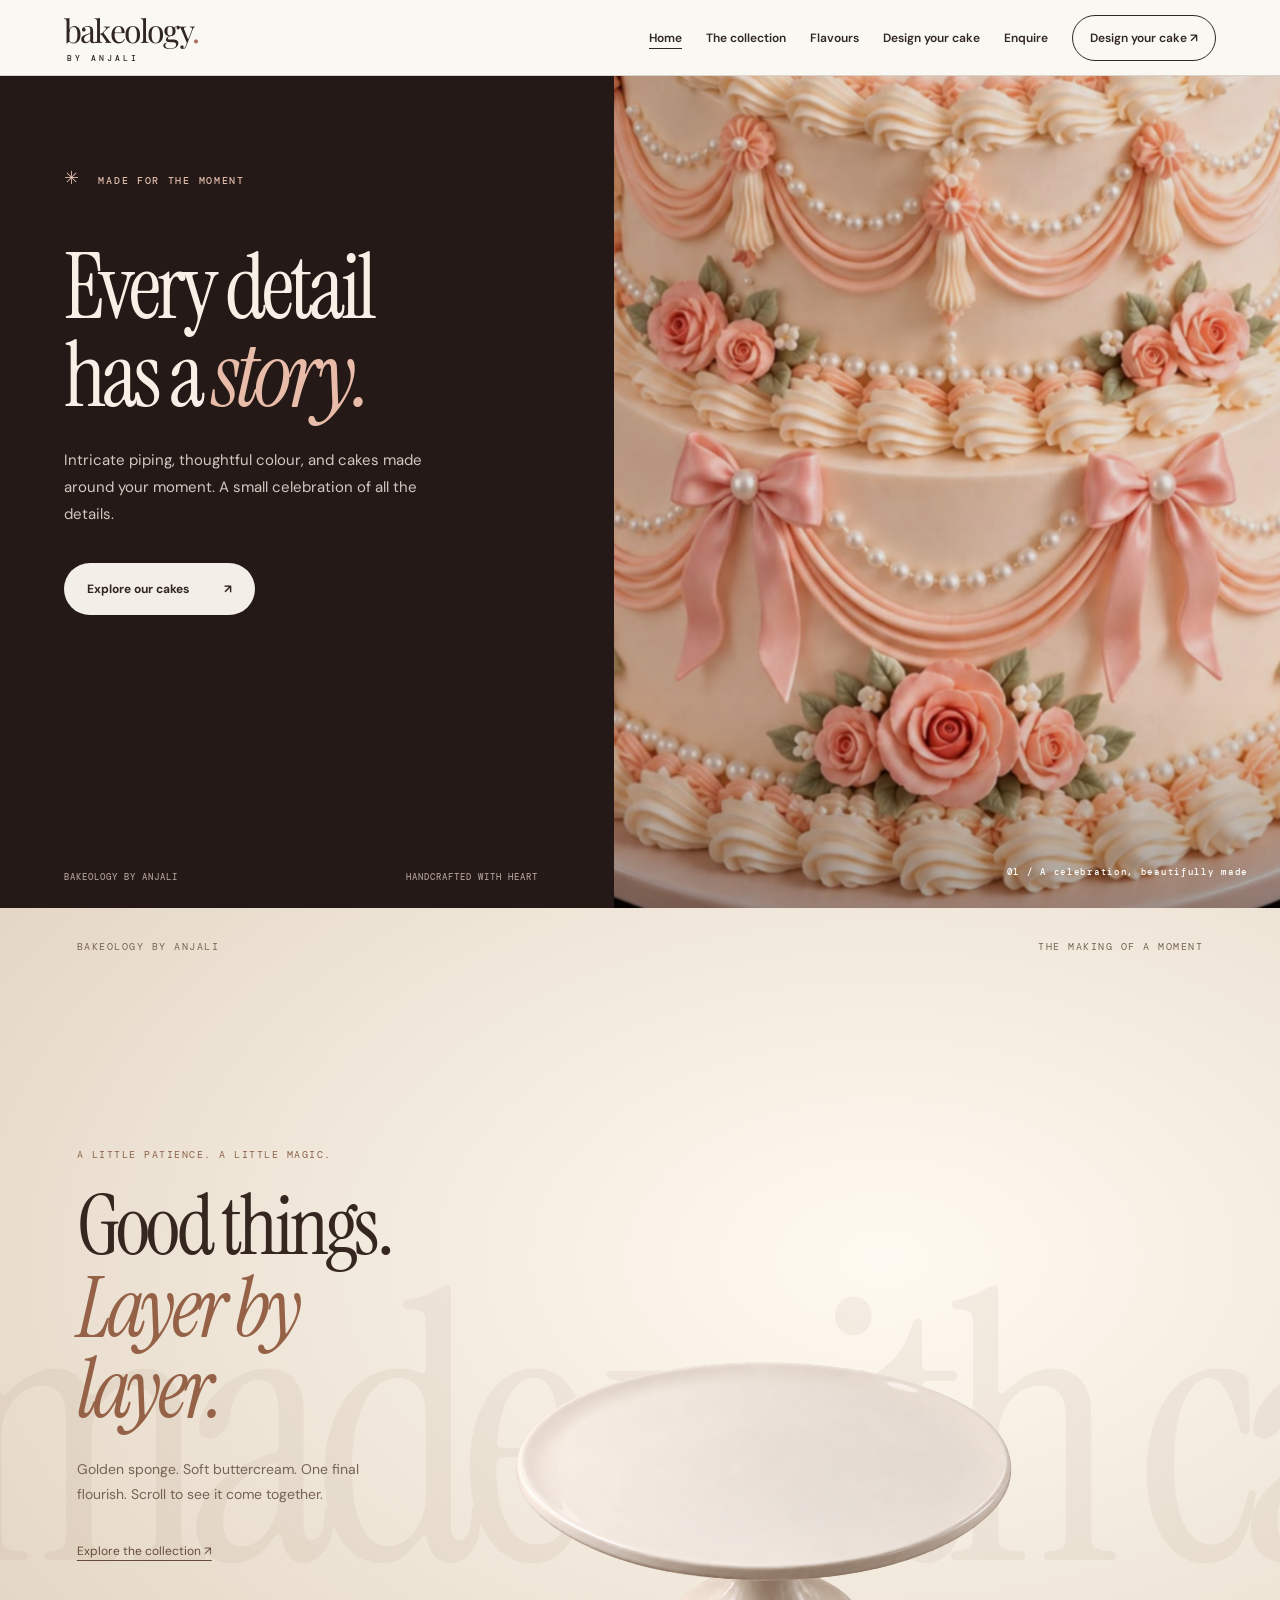
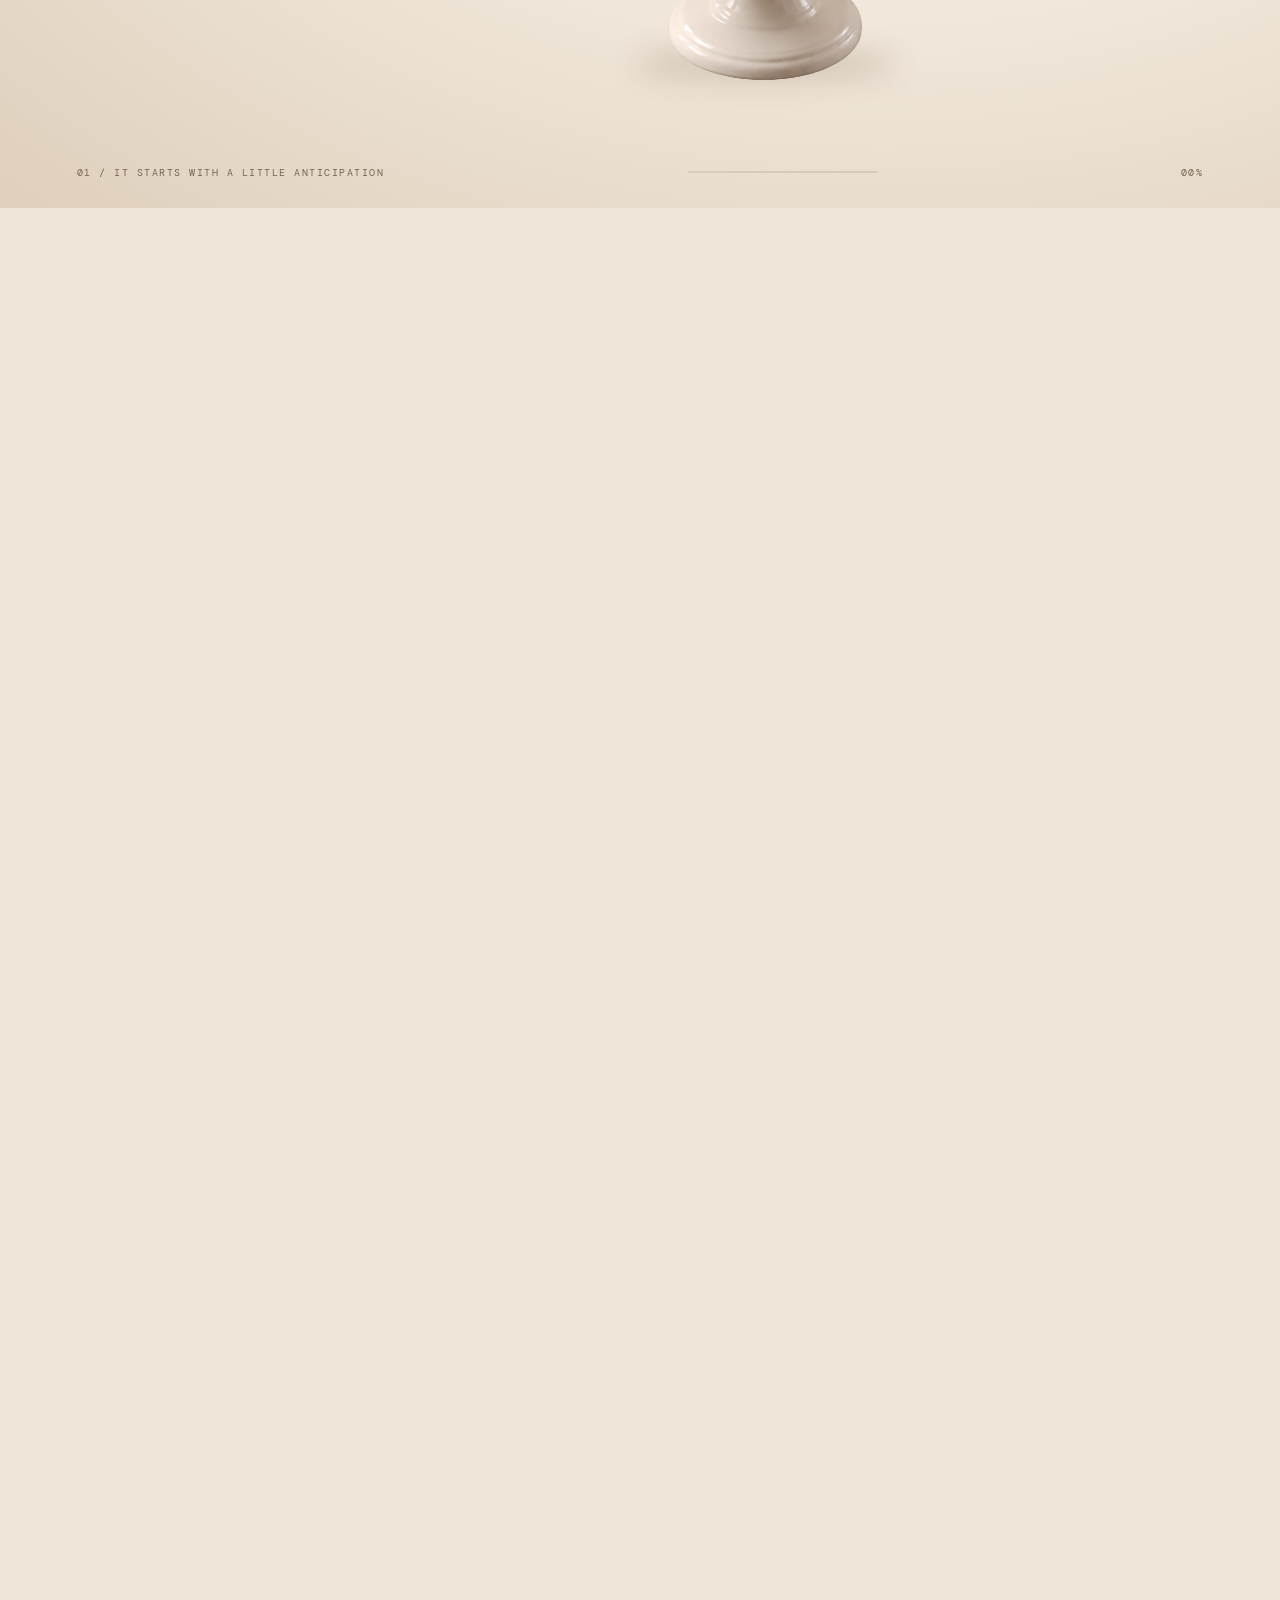
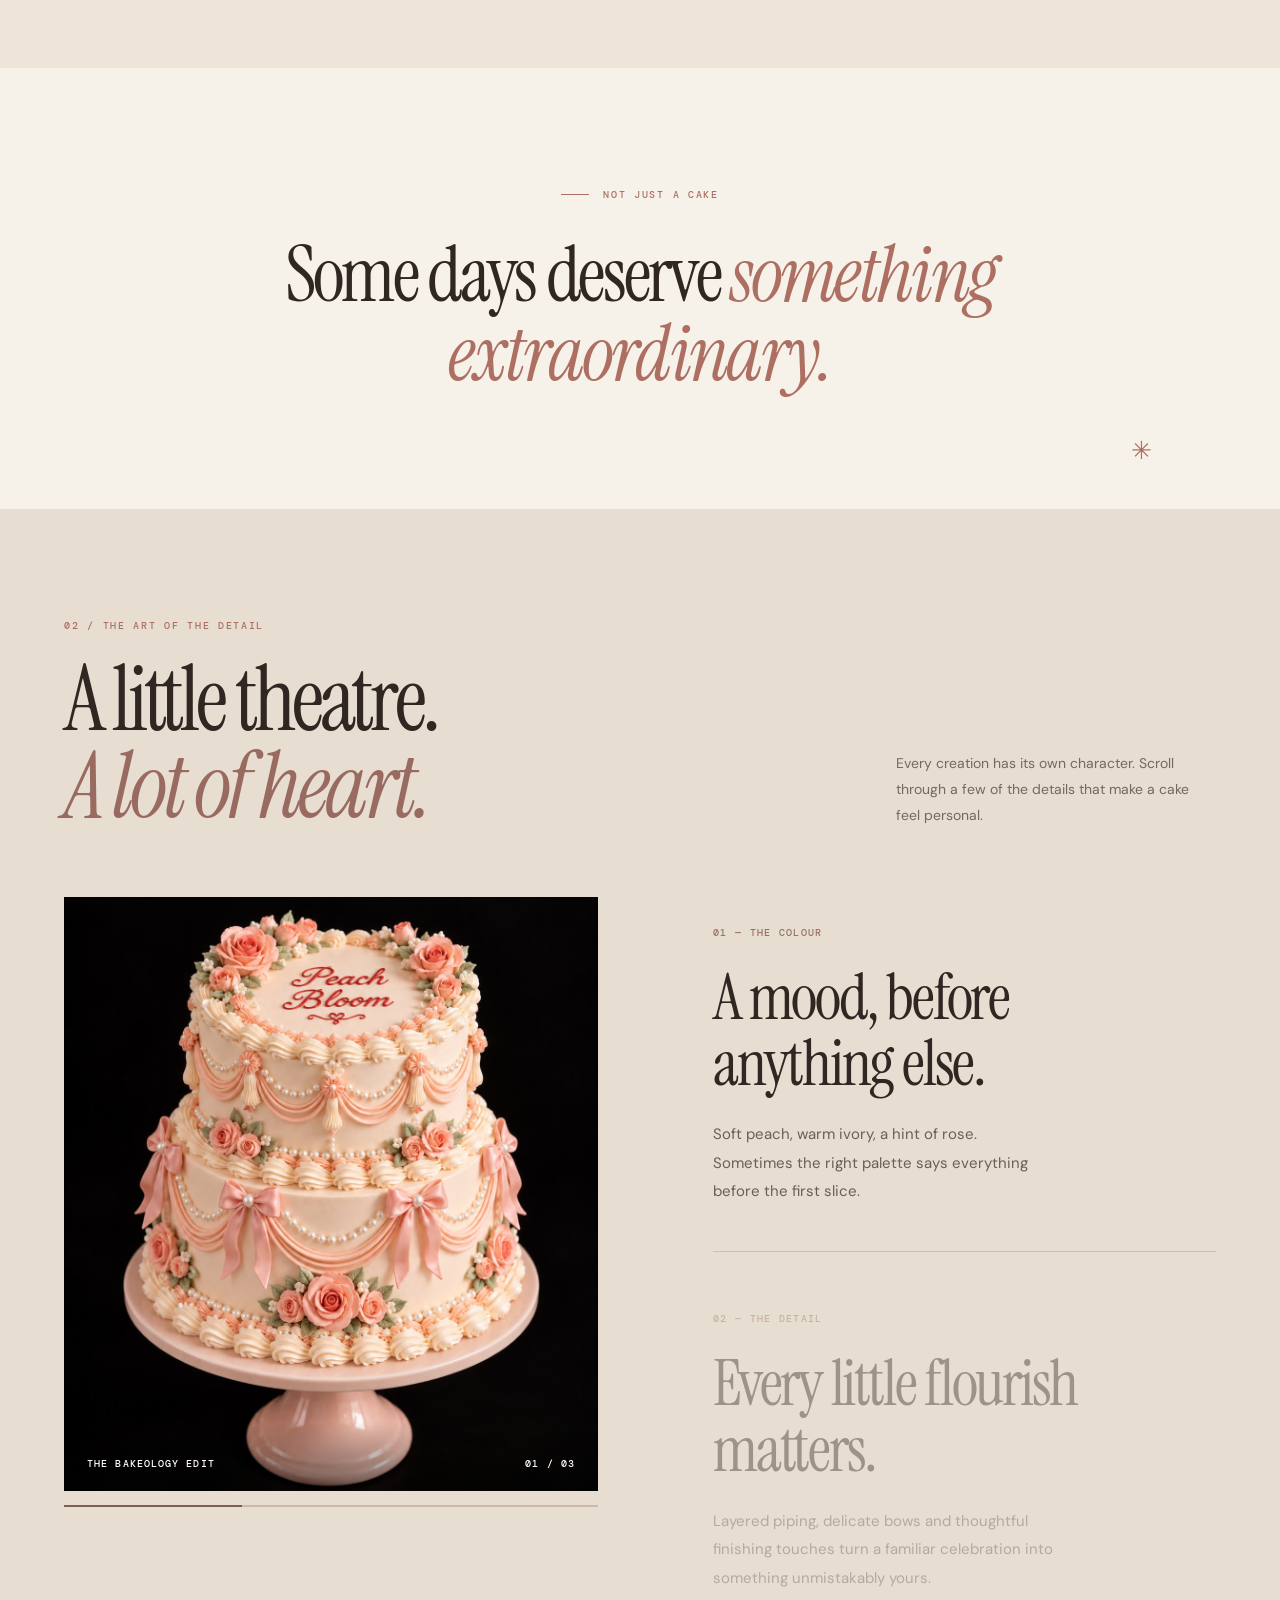
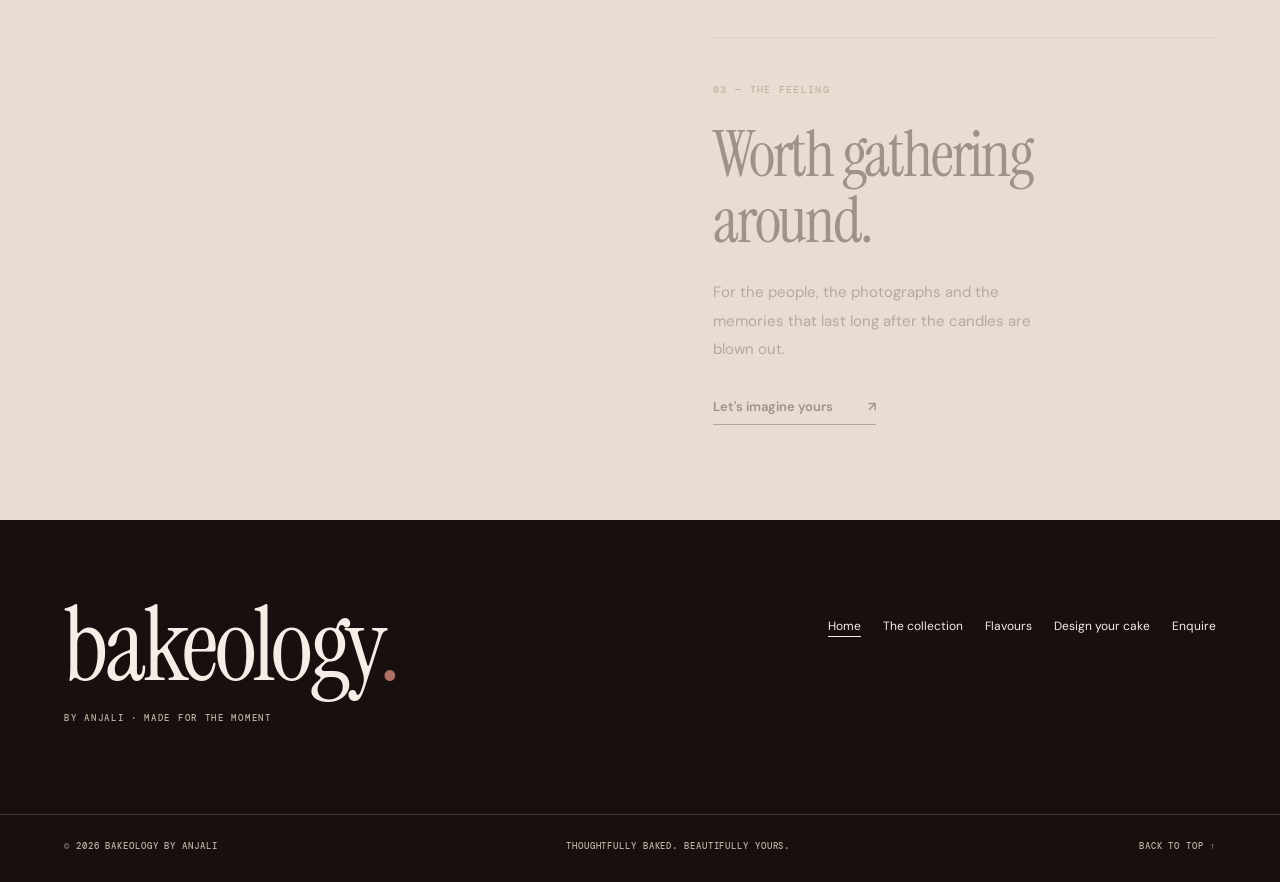
<file: index.html>
<!doctype html>
<html lang="en">
<head>
  <meta charset="utf-8">
  <meta name="viewport" content="width=device-width, initial-scale=1">
  <meta name="theme-color" content="#f4f0e9">
  <script src="js/features.js"></script>
  <!-- Apply the theme before styles render. Do not defer this script. -->
<script>
  (() => {
  if (window.BAKEOLOGY_FEATURES?.afterHours !== true) {
    document.documentElement.dataset.theme = 'light';
    document.documentElement.style.colorScheme = 'light';
    document.querySelector('meta[name="theme-color"]')
      ?.setAttribute('content', '#f6f1e9');
    return;
  }

  let preference = null;

    try {
      const saved = localStorage.getItem('bakeology.theme.v1');

      if (saved === 'light' || saved === 'dark') {
        preference = saved;
      }
    } catch {
      // Continue with the system preference when storage is unavailable.
    }

    const theme = preference ||
      (matchMedia('(prefers-color-scheme: dark)').matches
        ? 'dark'
        : 'light');

    document.documentElement.dataset.theme = theme;
    document.documentElement.style.colorScheme = theme;

    document.querySelector('meta[name="theme-color"]')
      ?.setAttribute(
        'content',
        theme === 'dark' ? '#17120f' : '#f6f1e9'
      );
  })();
</script>

  <title>Home | Bakeology by Anjali</title>
  <meta name="description" content="Cakes with character, made by Anjali.">

  <link rel="preconnect" href="https://fonts.googleapis.com">
  <link rel="preconnect" href="https://fonts.gstatic.com" crossorigin>

  <link href="https://fonts.googleapis.com/css2?family=DM+Sans:wght@400;500;600;700&family=DM+Mono:wght@400;500&family=Playfair+Display:ital,wght@0,400;0,500;0,600;1,400;1,500&family=Instrument+Serif:ital@0;1&display=swap" rel="stylesheet">

  <link rel="stylesheet" href="css/site.css">
  <link rel="stylesheet" href="css/home.css">
  <link rel="stylesheet" href="css/layout.css">
  <link rel="stylesheet" href="css/home-motion.css">
  <link rel="stylesheet" href="css/theme.css">

  <script type="module" src="js/theme.js"></script>
  <script type="module" src="js/site.js"></script>
  <script type="module" src="js/home.js"></script>
  <script type="module" src="js/home-motion.js"></script>
  <script type="module" src="js/cake-scroll.js"></script>

</head>

<body>
  <a class="skip" href="#main">Skip to content</a>

<header class="header" id="top">
  <div class="header-inner wrap">
    <a
      href="index.html"
      class="wordmark"
      aria-label="Bakeology by Anjali, home"
    >
      bakeology<span class="wordmark-dot">.</span>
      <small>BY ANJALI</small>
    </a>

    <nav class="desktop-nav" aria-label="Main navigation">
      <a href="index.html" aria-current="page">Home</a><a href="cakes.html">The collection</a><a href="flavours.html">Flavours</a><a href="design.html">Design your cake</a><a href="contact.html">Enquire</a>
    </nav>

    <a class="header-cta" href="design.html">
      Design your cake ↗
    </a>
    <button
  class="theme-toggle"
  type="button"
  aria-label="Switch to dark mode"
  data-theme-toggle
  hidden
>
  <svg
    class="theme-toggle__icon"
    viewBox="0 0 24 24"
    width="22"
    height="22"
    fill="none"
    stroke="currentColor"
    stroke-width="1.4"
    stroke-linecap="round"
    stroke-linejoin="round"
    aria-hidden="true"
    focusable="false"
  >
    <g class="theme-toggle__sun">
      <circle cx="12" cy="12" r="3.6"></circle>
      <path d="
        M12 2v2
        M12 20v2
        M2 12h2
        M20 12h2
        M4.93 4.93l1.42 1.42
        M17.65 17.65l1.42 1.42
        M4.93 19.07l1.42-1.42
        M17.65 6.35l1.42-1.42
      "></path>
    </g>

    <g class="theme-toggle__moon">
      <path d="
        M19.6 14.2
        A7.8 7.8 0 0 1 9.8 4.4
        A8 8 0 1 0 19.6 14.2Z
      "></path>
      <path d="M18 3.2v3.6M16.2 5h3.6"></path>
    </g>
  </svg>

  <span class="theme-toggle__tooltip" aria-hidden="true">
    After-hours at Bakeology.
  </span>
</button>
    <button
      class="mobile-toggle"
      type="button"
      aria-label="Toggle navigation"
      aria-expanded="false"
      aria-controls="mobile-nav"
    >
      <span></span>
      <span></span>
    </button>
  </div>

  <nav
    class="mobile-nav"
    id="mobile-nav"
    aria-label="Mobile navigation"
    hidden
  >
    <a href="index.html" aria-current="page">Home</a><a href="cakes.html">The collection</a><a href="flavours.html">Flavours</a><a href="design.html">Design your cake</a><a href="contact.html">Enquire</a>
  </nav>
</header>


  <main id="main">
    <section class="hero" aria-labelledby="hero-title">
      <div class="hero-copy">
        <div class="hero-kicker"><span class="tiny-star">✳</span> MADE FOR THE MOMENT</div>
        <h1 id="hero-title">
          Every detail<br />
          has a <em>story.</em>
        </h1>
        <p>
          Intricate piping, thoughtful colour, and cakes made
          around your moment. A small celebration of all the details.
        </p>
        <a class="pill pill-light" href="cakes.html">Explore our cakes <span aria-hidden="true">↗</span></a>
        <div class="hero-bottom"><span>BAKEOLOGY BY ANJALI</span><span>HANDCRAFTED WITH HEART</span></div>
      </div>
      <div class="hero-visual"><img src="assets/peach-bloom.jpg" alt="Two-tier peach and ivory cake with intricate piped roses, bows and pearls" fetchpriority="high"/><div class="hero-visual-caption">01 / A celebration, beautifully made</div></div>
    </section>
    <section
      id="cake-scroll-story"
      aria-label="A cake, made layer by layer"
    ></section>
<section class="statement wrap reveal" aria-label="Introduction"><div class="eyebrow"><span class="line"></span> NOT JUST A CAKE</div><p>Some days deserve <em>something extraordinary.</em></p><span class="statement-mark">✳</span></section>
<section class="atelier" id="atelier" aria-labelledby="atelier-title">
      <div class="wrap atelier-heading reveal">
        <span class="eyebrow">02 / THE ART OF THE DETAIL</span>
        <h2 id="atelier-title">
          A little theatre.<br><em>A lot of heart.</em>
        </h2>
        <p>
          Every creation has its own character. Scroll through a few
          of the details that make a cake feel personal.
        </p>
      </div>

      <div class="wrap atelier-layout">
        <div class="atelier-sticky">
          <div
            class="atelier-frame"
            role="img"
            id="atelier-image-description"
            aria-label="Peach-coloured cake with piped roses and ribbons"
          >
            <img
              src="assets/peach-bloom.jpg"
              alt=""
              class="atelier-photo is-current"
              data-scene-photo="0"
              loading="lazy"
            >
            <img
              src="assets/cherry-mocha.jpg"
              alt=""
              class="atelier-photo"
              data-scene-photo="1"
              loading="lazy"
            >
            <img
              src="assets/blue-belle.jpg"
              alt=""
              class="atelier-photo"
              data-scene-photo="2"
              loading="lazy"
            >
            <div class="atelier-image-footer">
              <span>THE BAKEOLOGY EDIT</span>
              <span id="atelier-photo-index">01 / 03</span>
            </div>
          </div>
          <div class="atelier-meter" aria-hidden="true">
            <span id="atelier-meter-fill"></span>
          </div>
        </div>

        <div class="atelier-chapters">
          <article class="atelier-chapter" data-scene="0">
            <span class="atelier-chapter-num">01 — THE COLOUR</span>
            <h3>A mood, before anything else.</h3>
            <p>
              Soft peach, warm ivory, a hint of rose. Sometimes
              the right palette says everything before the first slice.
            </p>
          </article>

          <article class="atelier-chapter" data-scene="1">
            <span class="atelier-chapter-num">02 — THE DETAIL</span>
            <h3>Every little flourish matters.</h3>
            <p>
              Layered piping, delicate bows and thoughtful finishing
              touches turn a familiar celebration into something
              unmistakably yours.
            </p>
          </article>

          <article class="atelier-chapter" data-scene="2">
            <span class="atelier-chapter-num">03 — THE FEELING</span>
            <h3>Worth gathering around.</h3>
            <p>
              For the people, the photographs and the memories that
              last long after the candles are blown out.
            </p>
            <a href="design.html" class="atelier-chapter-link">
              Let's imagine yours <span aria-hidden="true">↗</span>
            </a>
          </article>
        </div>
      </div>
    </section>
  </main>

  <footer class="footer">
  <div class="wrap footer-top">
    <div>
      <a href="index.html" class="footer-logo">
        bakeology<span>.</span>
      </a>

      <div class="footer-tag">
        BY ANJALI · MADE FOR THE MOMENT
      </div>
    </div>

    <nav class="footer-links" aria-label="Footer navigation">
      <a href="index.html" aria-current="page">Home</a><a href="cakes.html">The collection</a><a href="flavours.html">Flavours</a><a href="design.html">Design your cake</a><a href="contact.html">Enquire</a>
    </nav>
  </div>

  <div class="wrap footer-bottom">
    <span>
      © <span id="year">2026</span>
      BAKEOLOGY BY ANJALI
    </span>
    <span>THOUGHTFULLY BAKED. BEAUTIFULLY YOURS.</span>
    <a href="#top">BACK TO TOP ↑</a>
  </div>
</footer>


  <noscript>
    <p class="wrap">
      Interactive previews and filters need JavaScript.
      Please call
      <a href="tel:+918437993098">+91 84379 93098</a>
      for cake enquiries.
    </p>
  </noscript>
</body>
</html>
</file>
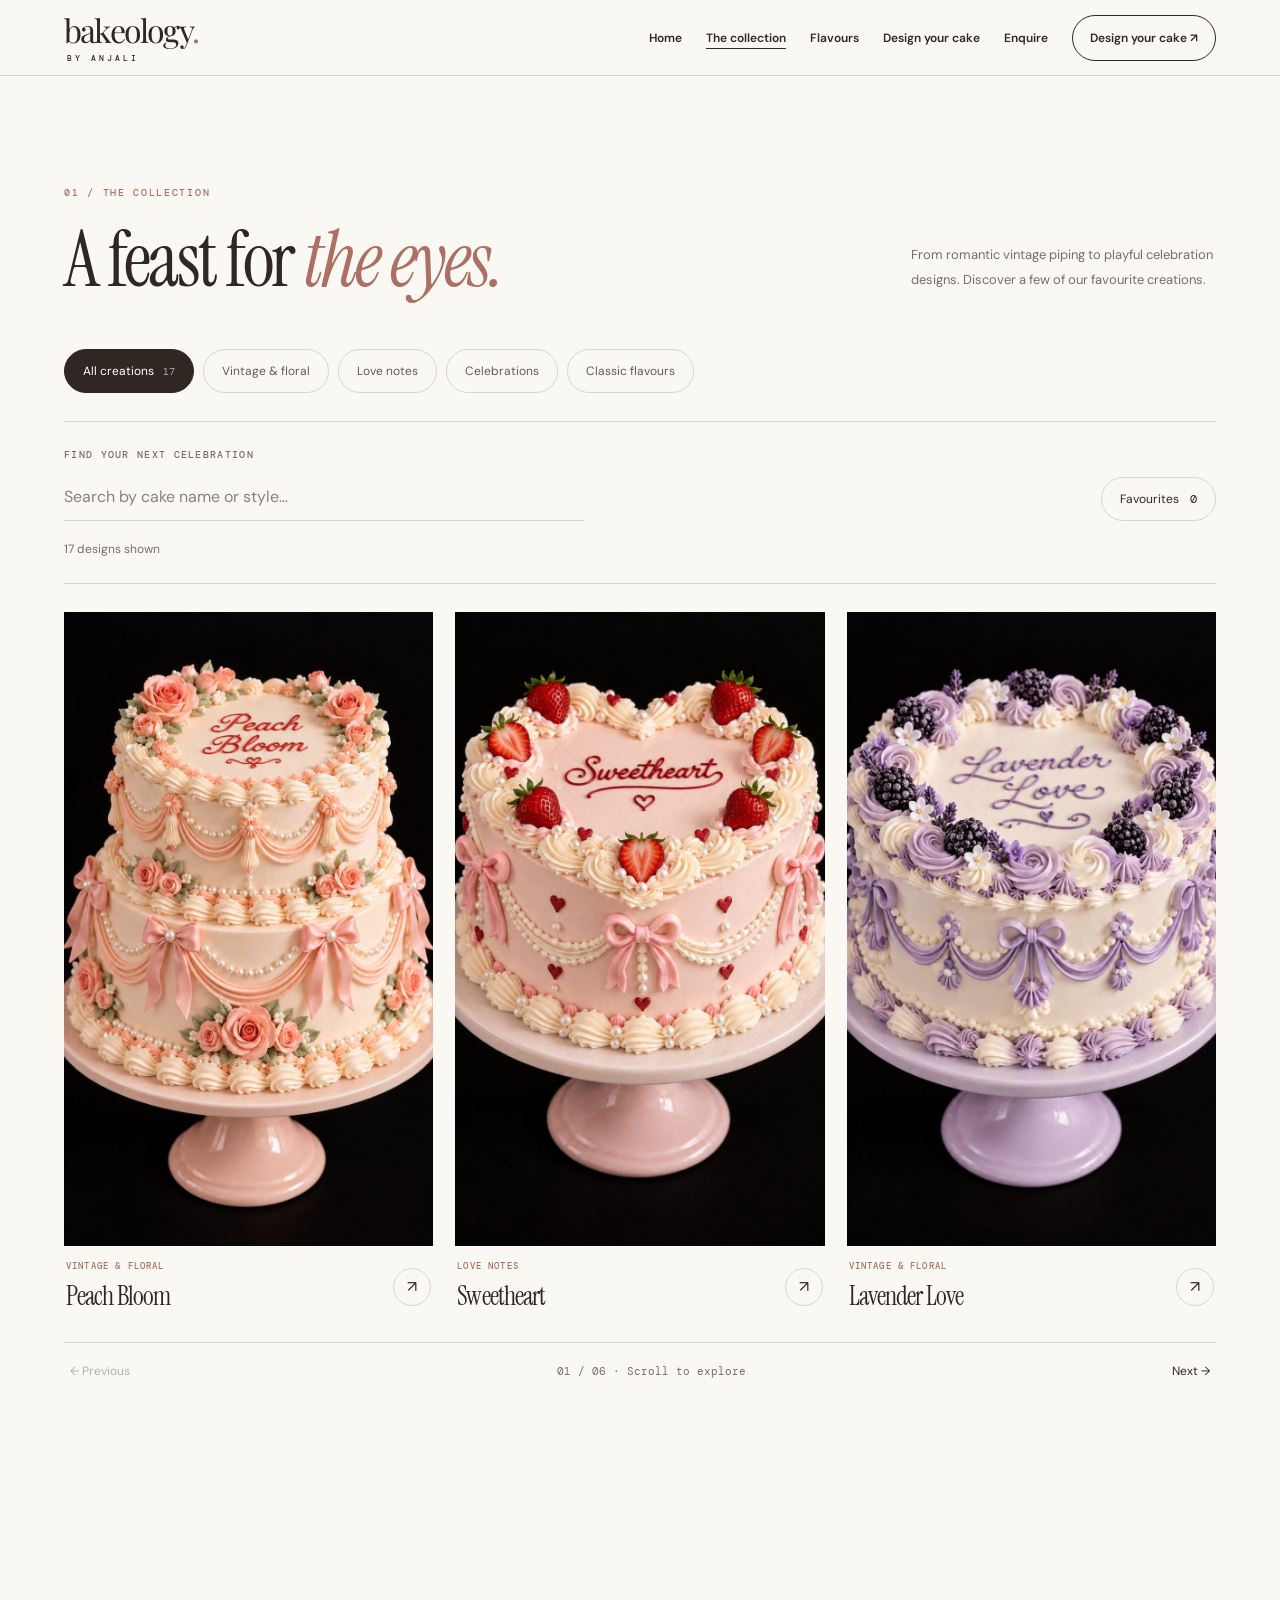
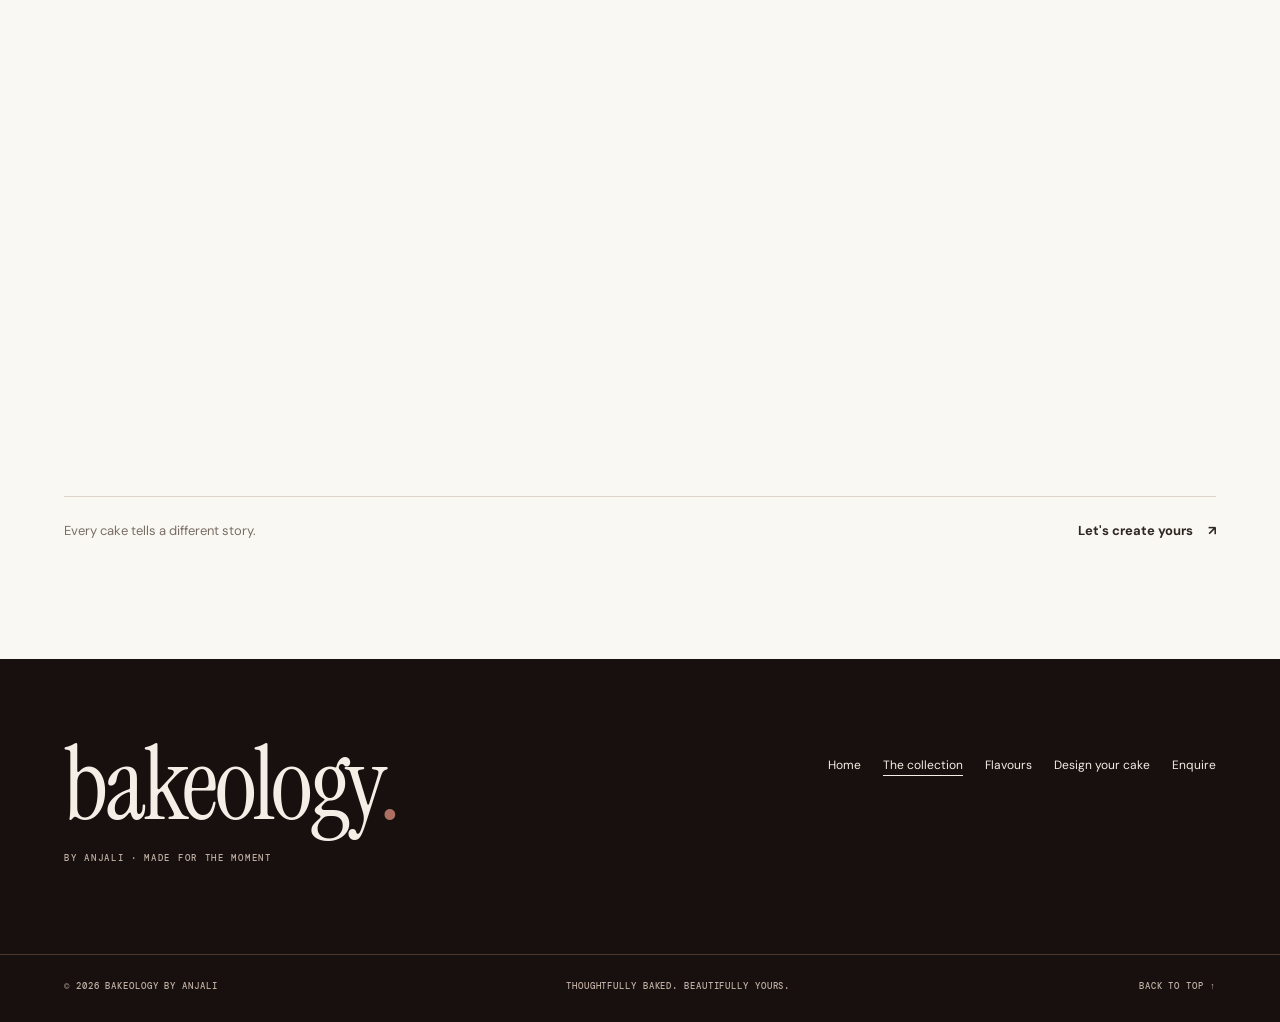
<file: cakes.html>
<!doctype html>
<html lang="en">
<head>
  <meta charset="utf-8">
  <meta name="viewport" content="width=device-width, initial-scale=1">
  <meta name="theme-color" content="#f4f0e9">
  <script src="js/features.js"></script>
  <script>
  (() => {
  if (window.BAKEOLOGY_FEATURES?.afterHours !== true) {
    document.documentElement.dataset.theme = 'light';
    document.documentElement.style.colorScheme = 'light';
    document.querySelector('meta[name="theme-color"]')
      ?.setAttribute('content', '#f6f1e9');
    return;
  }

  let preference = null;

    try {
      const saved = localStorage.getItem('bakeology.theme.v1');

      if (saved === 'light' || saved === 'dark') {
        preference = saved;
      }
    } catch {
      // Use the system preference if storage is unavailable.
    }

    const theme = preference ||
      (matchMedia('(prefers-color-scheme: dark)').matches
        ? 'dark'
        : 'light');

    document.documentElement.dataset.theme = theme;
    document.documentElement.style.colorScheme = theme;

    document.querySelector('meta[name="theme-color"]')
      ?.setAttribute(
        'content',
        theme === 'dark' ? '#17120f' : '#f6f1e9'
      );
  })();
</script>

  <title>The collection | Bakeology by Anjali</title>
  <meta name="description" content="Explore original Bakeology cake designs.">

  <link rel="preconnect" href="https://fonts.googleapis.com">
  <link rel="preconnect" href="https://fonts.gstatic.com" crossorigin>

  <link href="https://fonts.googleapis.com/css2?family=DM+Sans:wght@400;500;600;700&family=DM+Mono:wght@400;500&family=Playfair+Display:ital,wght@0,400;0,500;0,600;1,400;1,500&family=Instrument+Serif:ital@0;1&display=swap" rel="stylesheet">

  <link rel="stylesheet" href="css/site.css">
  <link rel="stylesheet" href="css/cakes.css">
  <link rel="stylesheet" href="css/layout.css">
  <link rel="stylesheet" href="css/collection-tools.css">
  <link rel="stylesheet" href="css/collection-motion.css">
  <link rel="stylesheet" href="css/theme.css">

  <script type="module" src="js/theme.js"></script>
  <script type="module" src="js/site.js"></script>
  <script type="module" src="js/gallery.js"></script>
  <script type="module" src="js/collection-tools.js"></script>
  <script type="module" src="js/collection-motion.js"></script>
</head>

<body>
  <a class="skip" href="#main">Skip to content</a>

<header class="header" id="top">
  <div class="header-inner wrap">
    <a
      href="index.html"
      class="wordmark"
      aria-label="Bakeology by Anjali, home"
    >
      bakeology<span class="wordmark-dot">.</span>
      <small>BY ANJALI</small>
    </a>

    <nav class="desktop-nav" aria-label="Main navigation">
      <a href="index.html">Home</a><a href="cakes.html" aria-current="page">The collection</a><a href="flavours.html">Flavours</a><a href="design.html">Design your cake</a><a href="contact.html">Enquire</a>
    </nav>

    <a class="header-cta" href="design.html">
      Design your cake ↗
    </a>
      <button
  class="theme-toggle"
  type="button"
  aria-label="Switch to dark mode"
  data-theme-toggle
  hidden
>
  <svg
    class="theme-toggle__icon"
    viewBox="0 0 24 24"
    width="22"
    height="22"
    fill="none"
    stroke="currentColor"
    stroke-width="1.4"
    stroke-linecap="round"
    stroke-linejoin="round"
    aria-hidden="true"
    focusable="false"
  >
    <g class="theme-toggle__sun">
      <circle cx="12" cy="12" r="3.6"></circle>
      <path d="
        M12 2v2
        M12 20v2
        M2 12h2
        M20 12h2
        M4.93 4.93l1.42 1.42
        M17.65 17.65l1.42 1.42
        M4.93 19.07l1.42-1.42
        M17.65 6.35l1.42-1.42
      "></path>
    </g>

    <g class="theme-toggle__moon">
      <path d="
        M19.6 14.2
        A7.8 7.8 0 0 1 9.8 4.4
        A8 8 0 1 0 19.6 14.2Z
      "></path>
      <path d="M18 3.2v3.6M16.2 5h3.6"></path>
    </g>
  </svg>

  <span class="theme-toggle__tooltip" aria-hidden="true">
    After-hours at Bakeology.
  </span>
</button>

    <button
      class="mobile-toggle"
      type="button"
      aria-label="Toggle navigation"
      aria-expanded="false"
      aria-controls="mobile-nav"
    >
      <span></span>
      <span></span>
    </button>
  </div>

  <nav
    class="mobile-nav"
    id="mobile-nav"
    aria-label="Mobile navigation"
    hidden
  >
    <a href="index.html">Home</a><a href="cakes.html" aria-current="page">The collection</a><a href="flavours.html">Flavours</a><a href="design.html">Design your cake</a><a href="contact.html">Enquire</a>
  </nav>
</header>


  <main id="main">
    <section class="collection section-pad" id="collection" aria-labelledby="collection-title">
      <div class="wrap"><div class="section-header reveal"><div><div class="eyebrow">01 / THE COLLECTION</div><h1 id="collection-title">A feast for <em>the eyes.</em></h1></div><p>From romantic vintage piping to playful celebration designs. Discover a few of our favourite creations.</p></div>
      <div class="filters reveal" role="group" aria-label="Filter cakes"><button data-filter="all" class="active" aria-pressed="true">All creations <span>17</span></button><button data-filter="vintage" aria-pressed="false">Vintage & floral</button><button data-filter="romantic" aria-pressed="false">Love notes</button><button data-filter="occasion" aria-pressed="false">Celebrations</button><button data-filter="classic" aria-pressed="false">Classic flavours</button></div>
      <div class="gallery" id="gallery" aria-live="polite"></div>
      <div class="gallery-note">Every cake tells a different story. <a href="contact.html">Let's create yours <span>↗</span></a></div></div>
    </section>
<dialog class="cake-dialog" id="cake-dialog" aria-labelledby="dialog-title"><button class="dialog-close" aria-label="Close cake details" type="button">×</button><div class="dialog-img"><img id="dialog-image" alt=""/></div><div class="dialog-details"><span class="eyebrow" id="dialog-category"></span><h2 id="dialog-title"></h2><p id="dialog-desc"></p><p class="dialog-note">Custom designs and availability are confirmed directly with the bakery.</p><a class="pill pill-dark" id="dialog-link" target="_blank" rel="noopener noreferrer">Enquire about this cake ↗</a></div></dialog>

  </main>

  <footer class="footer">
  <div class="wrap footer-top">
    <div>
      <a href="index.html" class="footer-logo">
        bakeology<span>.</span>
      </a>

      <div class="footer-tag">
        BY ANJALI · MADE FOR THE MOMENT
      </div>
    </div>

    <nav class="footer-links" aria-label="Footer navigation">
      <a href="index.html">Home</a><a href="cakes.html" aria-current="page">The collection</a><a href="flavours.html">Flavours</a><a href="design.html">Design your cake</a><a href="contact.html">Enquire</a>
    </nav>
  </div>

  <div class="wrap footer-bottom">
    <span>
      © <span id="year">2026</span>
      BAKEOLOGY BY ANJALI
    </span>
    <span>THOUGHTFULLY BAKED. BEAUTIFULLY YOURS.</span>
    <a href="#top">BACK TO TOP ↑</a>
  </div>
</footer>


  <noscript>
    <p class="wrap">
      Interactive previews and filters need JavaScript.
      Please call
      <a href="tel:+918437993098">+91 84379 93098</a>
      for cake enquiries.
    </p>
  </noscript>
</body>
</html>
</file>
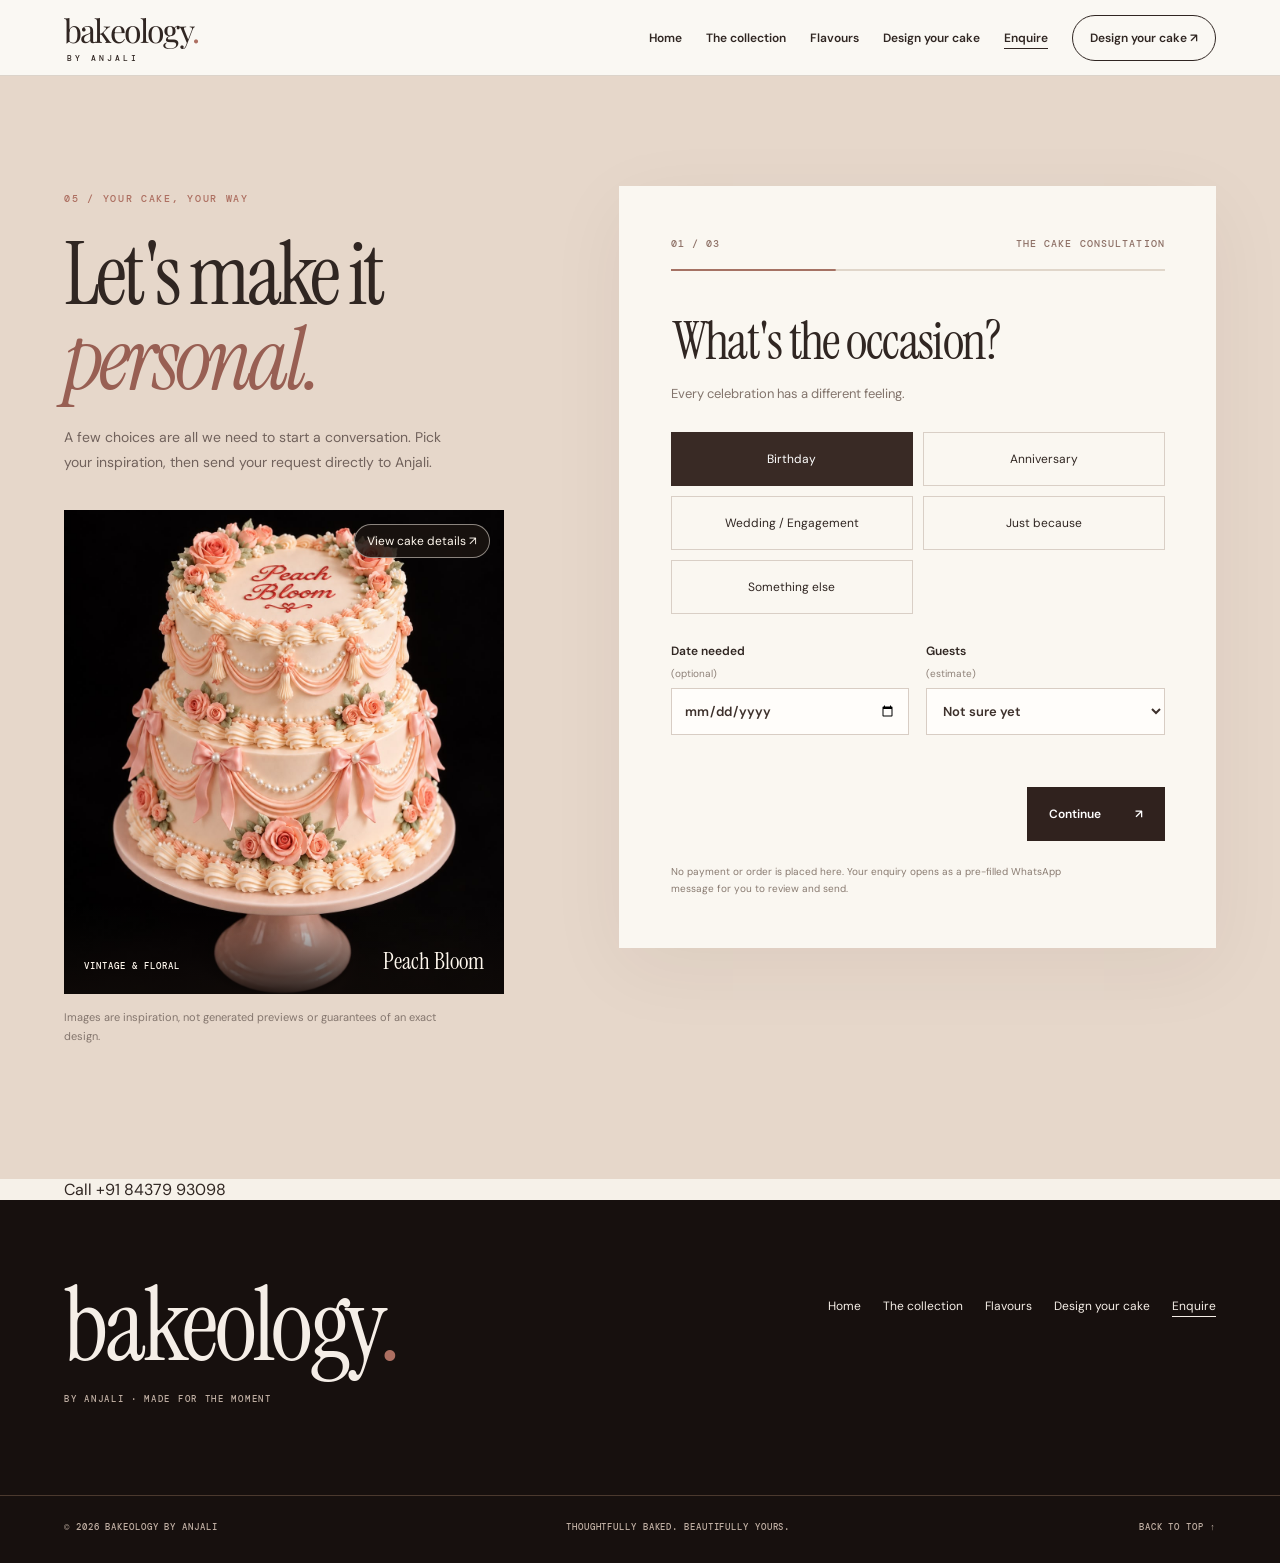
<file: contact.html>
<!doctype html>
<html lang="en">
<head>
  <meta charset="utf-8">
  <meta name="viewport" content="width=device-width, initial-scale=1">
  <meta name="theme-color" content="#f4f0e9">
  <script src="js/features.js"></script>
  <script>
  (() => {
  if (window.BAKEOLOGY_FEATURES?.afterHours !== true) {
    document.documentElement.dataset.theme = 'light';
    document.documentElement.style.colorScheme = 'light';
    document.querySelector('meta[name="theme-color"]')
      ?.setAttribute('content', '#f6f1e9');
    return;
  }

  let preference = null;

    try {
      const saved = localStorage.getItem('bakeology.theme.v1');

      if (saved === 'light' || saved === 'dark') {
        preference = saved;
      }
    } catch {
      // Use the system preference if storage is unavailable.
    }

    const theme = preference ||
      (matchMedia('(prefers-color-scheme: dark)').matches
        ? 'dark'
        : 'light');

    document.documentElement.dataset.theme = theme;
    document.documentElement.style.colorScheme = theme;

    document.querySelector('meta[name="theme-color"]')
      ?.setAttribute(
        'content',
        theme === 'dark' ? '#17120f' : '#f6f1e9'
      );
  })();
</script>

  <title>Enquire | Bakeology by Anjali</title>
  <meta name="description" content="Tell Anjali about your occasion and request a cake quotation.">

  <link rel="preconnect" href="https://fonts.googleapis.com">
  <link rel="preconnect" href="https://fonts.gstatic.com" crossorigin>

  <link href="https://fonts.googleapis.com/css2?family=DM+Sans:wght@400;500;600;700&family=DM+Mono:wght@400;500&family=Playfair+Display:ital,wght@0,400;0,500;0,600;1,400;1,500&family=Instrument+Serif:ital@0;1&display=swap" rel="stylesheet">

  <link rel="stylesheet" href="css/site.css">
  <link rel="stylesheet" href="css/contact.css">
  <link rel="stylesheet" href="css/layout.css">
  <link rel="stylesheet" href="css/cakes.css">
  <link rel="stylesheet" href="css/theme.css?v=20261031-2">

  <script type="module" src="js/theme.js"></script>
  <script type="module" src="js/site.js"></script>
  <script type="module" src="js/contact.js"></script>
</head>

<body>
  <a class="skip" href="#main">Skip to content</a>

<header class="header" id="top">
  <div class="header-inner wrap">
    <a
      href="index.html"
      class="wordmark"
      aria-label="Bakeology by Anjali, home"
    >
      bakeology<span class="wordmark-dot">.</span>
      <small>BY ANJALI</small>
    </a>

    <nav class="desktop-nav" aria-label="Main navigation">
      <a href="index.html">Home</a><a href="cakes.html">The collection</a><a href="flavours.html">Flavours</a><a href="design.html">Design your cake</a><a href="contact.html" aria-current="page">Enquire</a>
    </nav>

    <a class="header-cta" href="design.html">
      Design your cake ↗
    </a>
    <button
  class="theme-toggle"
  type="button"
  aria-label="Switch to dark mode"
  data-theme-toggle
  hidden
>
  <svg
    class="theme-toggle__icon"
    viewBox="0 0 24 24"
    width="22"
    height="22"
    fill="none"
    stroke="currentColor"
    stroke-width="1.4"
    stroke-linecap="round"
    stroke-linejoin="round"
    aria-hidden="true"
    focusable="false"
  >
    <g class="theme-toggle__sun">
      <circle cx="12" cy="12" r="3.6"></circle>
      <path d="
        M12 2v2
        M12 20v2
        M2 12h2
        M20 12h2
        M4.93 4.93l1.42 1.42
        M17.65 17.65l1.42 1.42
        M4.93 19.07l1.42-1.42
        M17.65 6.35l1.42-1.42
      "></path>
    </g>

    <g class="theme-toggle__moon">
      <path d="
        M19.6 14.2
        A7.8 7.8 0 0 1 9.8 4.4
        A8 8 0 1 0 19.6 14.2Z
      "></path>
      <path d="M18 3.2v3.6M16.2 5h3.6"></path>
    </g>
  </svg>

  <span class="theme-toggle__tooltip" aria-hidden="true">
    After-hours at Bakeology.
  </span>
</button>

    <button
      class="mobile-toggle"
      type="button"
      aria-label="Toggle navigation"
      aria-expanded="false"
      aria-controls="mobile-nav"
    >
      <span></span>
      <span></span>
    </button>
  </div>

  <nav
    class="mobile-nav"
    id="mobile-nav"
    aria-label="Mobile navigation"
    hidden
  >
    <a href="index.html">Home</a><a href="cakes.html">The collection</a><a href="flavours.html">Flavours</a><a href="design.html">Design your cake</a><a href="contact.html" aria-current="page">Enquire</a>
  </nav>
</header>


  <main id="main">
    <section class="studio section-pad" id="cake-studio" aria-labelledby="studio-title">
      <div class="wrap studio-grid">

        <div class="studio-intro">
          <span class="eyebrow">05 / YOUR CAKE, YOUR WAY</span>
          <h1 id="studio-title">
            Let's make it<br><em>personal.</em>
          </h1>
          <p>
            A few choices are all we need to start a conversation.
            Pick your inspiration, then send your request directly to Anjali.
          </p>

          <div class="studio-image" id="inspiration-gallery">
            <div class="inspiration-slide">
              <img
                src="assets/peach-bloom.jpg"
                alt="Peach Bloom, a two-tier peach cake with piped roses and bows"
              >
              <span class="studio-image-caption">
                <span>Vintage florals</span>
                <strong>Peach Bloom</strong>
              </span>
            </div>
            <button
              type="button"
              class="inspiration-open"
              aria-label="View Peach Bloom cake details"
              aria-haspopup="dialog"
              aria-controls="cake-dialog"
            >
              <span>View cake details ↗</span>
            </button>
          </div>


          <p class="studio-disclaimer">
            Images are inspiration, not generated previews or guarantees
            of an exact design.
          </p>
        </div>

        <div class="studio-panel">
          <div class="studio-topline">
            <span id="studio-step-indicator">01 / 03</span>
            <span>THE CAKE CONSULTATION</span>
          </div>

          <div class="studio-progress" aria-hidden="true">
            <span id="studio-progress-bar"></span>
          </div>

          <form id="studio-form" novalidate>

            <!-- STEP 1: OCCASION -->
            <fieldset class="studio-step is-current" data-studio-step="0">
              <legend>What's the occasion?</legend>
              <p>Every celebration has a different feeling.</p>

              <div class="studio-choice-grid">
                <label class="studio-chip">
                  <input type="radio" name="studio-occasion" value="Birthday" checked>
                  <span>Birthday</span>
                </label>
                <label class="studio-chip">
                  <input type="radio" name="studio-occasion" value="Anniversary">
                  <span>Anniversary</span>
                </label>
                <label class="studio-chip">
                  <input type="radio" name="studio-occasion" value="Wedding / Engagement">
                  <span>Wedding / Engagement</span>
                </label>
                <label class="studio-chip">
                  <input type="radio" name="studio-occasion" value="Just because">
                  <span>Just because</span>
                </label>
                <label class="studio-chip">
                  <input type="radio" name="studio-occasion" value="Other celebration">
                  <span>Something else</span>
                </label>
              </div>

              <div class="studio-fields-two">
                <label class="studio-field">
                  Date needed <small>(optional)</small>
                  <input type="date" name="studio-date" id="studio-date">
                </label>

                <label class="studio-field">
                  Guests <small>(estimate)</small>
                  <select name="studio-guests">
                    <option value="Not sure yet">Not sure yet</option>
                    <option>Up to 6</option>
                    <option>7–12</option>
                    <option>13–20</option>
                    <option>More than 20</option>
                  </select>
                </label>
              </div>
            </fieldset>

            <!-- STEP 2: DESIGN DIRECTION -->
            <fieldset class="studio-step" data-studio-step="1" hidden>
              <legend>What feels like you?</legend>
              <p>
                Choose a visual direction. We'll use it as a starting
                point, not a fixed template.
              </p>

              <div class="studio-style-grid">
                <label class="studio-style">
                  <input
                    type="radio"
                    name="studio-design"
                    value="Vintage florals"
                    data-preview="assets/peach-bloom.jpg"
                    checked
                  >
                  <span>
                    <img src="assets/peach-bloom.jpg" alt="" loading="lazy">
                    <b>Vintage florals</b>
                  </span>
                </label>

                <label class="studio-style">
                  <input
                    type="radio"
                    name="studio-design"
                    value="Romantic ribbons"
                    data-preview="assets/be-mine.jpg"
                  >
                  <span>
                    <img src="assets/be-mine.jpg" alt="" loading="lazy">
                    <b>Romantic ribbons</b>
                  </span>
                </label>

                <label class="studio-style">
                  <input
                    type="radio"
                    name="studio-design"
                    value="Rich chocolate"
                    data-preview="assets/cherry-mocha.jpg"
                  >
                  <span>
                    <img src="assets/cherry-mocha.jpg" alt="" loading="lazy">
                    <b>Rich chocolate</b>
                  </span>
                </label>

                <label class="studio-style">
                  <input
                    type="radio"
                    name="studio-design"
                    value="Colourful & playful"
                    data-preview="assets/sun-kissed.jpg"
                  >
                  <span>
                    <img src="assets/sun-kissed.jpg" alt="" loading="lazy">
                    <b>Colourful & playful</b>
                  </span>
                </label>
              </div>
            </fieldset>

            <!-- STEP 3: FINISHING TOUCHES -->
            <fieldset class="studio-step" data-studio-step="2" hidden>
              <legend>One final touch.</legend>
              <p>
                Tell us the flavour you have in mind and any details
                that matter.
              </p>

              <label class="studio-field">
                Flavour inspiration
                <select name="studio-flavour">
                  <option value="I'd love a recommendation">
                    I'd love a recommendation
                  </option>
                  <optgroup label="Cream cakes">
                    <option>Pineapple Crush</option>
                    <option>Pineacle’o’ Pine</option>
                    <option>Chococia Heaven</option>
                    <option>Dark Snow</option>
                    <option>Kitkat Drum</option>
                    <option>Oreo Magic</option>
                    <option>Dusky Mud</option>
                    <option>Red Velvet</option>
                    <option>Blue Berry</option>
                    <option>Love 2 Cappucino</option>
                    <option>Fruity Love</option>
                    <option>Day Night Choco</option>
                  </optgroup>
                  <optgroup label="Dry cakes">
                    <option>Vanilla</option>
                    <option>Chocolate</option>
                    <option>Choco Chip</option>
                    <option>Marble</option>
                    <option>Carrot</option>
                    <option>Orange</option>
                    <option>Dry Fruit</option>
                    <option>Dates and Walnut</option>
                  </optgroup>
                </select>
              </label>

              <label class="studio-field">
                Your name <small>(required)</small>
                <input
                  name="studio-name"
                  type="text"
                  placeholder="Your name"
                  maxlength="80"
                  autocomplete="name"
                  required
                >
              </label>

              <label class="studio-field">
                A note for Anjali <small>(optional)</small>
                <textarea
                  name="studio-notes"
                  rows="3"
                  maxlength="900"
                  placeholder="Colours, message on the cake, allergies to discuss, or anything else…"
                ></textarea>
              </label>

              <div
                class="studio-summary"
                id="studio-summary"
                aria-live="polite"
              ></div>
            </fieldset>

            <div class="studio-actions">
              <button
                type="button"
                class="studio-back"
                id="studio-back"
                hidden
              >← Back</button>

              <button
                type="button"
                class="studio-next"
                id="studio-next"
              >
                Continue <span aria-hidden="true">↗</span>
              </button>

              <button
                type="submit"
                class="studio-next"
                id="studio-send"
                hidden
              >
                Continue on WhatsApp
                <span aria-hidden="true">↗</span>
              </button>
            </div>

            <p class="studio-footnote">
              No payment or order is placed here. Your enquiry opens
              as a pre-filled WhatsApp message for you to review and send.
            </p>
          </form>
        </div>
      </div>
    </section>
<p class="wrap">
  <a href="tel:+918437993098">Call +91 84379 93098</a>
</p>
    <dialog class="cake-dialog" id="cake-dialog" aria-labelledby="dialog-title">
  <button class="dialog-close" type="button" aria-label="Close cake details">
    ×
  </button>

  <div class="dialog-img">
    <img id="dialog-image" alt="">
  </div>

  <div class="dialog-details">
    <span class="eyebrow" id="dialog-category"></span>
    <h2 id="dialog-title"></h2>
    <p id="dialog-desc"></p>
    <p class="dialog-note">
      Custom designs and availability are confirmed directly with the bakery.
    </p>
    <a
      class="pill pill-dark"
      id="dialog-link"
      target="_blank"
      rel="noopener noreferrer"
    >Enquire about this cake ↗</a>
  </div>
</dialog>

  </main>

  <footer class="footer">
  <div class="wrap footer-top">
    <div>
      <a href="index.html" class="footer-logo">
        bakeology<span>.</span>
      </a>

      <div class="footer-tag">
        BY ANJALI · MADE FOR THE MOMENT
      </div>
    </div>

    <nav class="footer-links" aria-label="Footer navigation">
      <a href="index.html">Home</a><a href="cakes.html">The collection</a><a href="flavours.html">Flavours</a><a href="design.html">Design your cake</a><a href="contact.html" aria-current="page">Enquire</a>
    </nav>
  </div>

  <div class="wrap footer-bottom">
    <span>
      © <span id="year">2026</span>
      BAKEOLOGY BY ANJALI
    </span>
    <span>THOUGHTFULLY BAKED. BEAUTIFULLY YOURS.</span>
    <a href="#top">BACK TO TOP ↑</a>
  </div>
</footer>


  <noscript>
    <p class="wrap">
      Interactive previews and filters need JavaScript.
      Please call
      <a href="tel:+918437993098">+91 84379 93098</a>
      for cake enquiries.
    </p>
  </noscript>
</body>
</html>
</file>
<file: css/site.css>
:root {
  --cream:#f4f0e9;
  --paper:#faf8f3;
  --ink:#302622;
  --espresso:#241916;
  --muted:#796d66;
  --line:#dcd4cb;
  --blush:#d9b5a7;
  --rose:#ad6f61;
}
* {
  box-sizing:border-box;
}
html {
  scroll-behavior:smooth;
}
body {
  margin:0;
  background:var(--cream);
  color:var(--ink);
  font-family:'DM Sans',sans-serif;
  -webkit-font-smoothing:antialiased;
}
button,
input,
textarea,
select {
  font:inherit;
}
button,
a {
  -webkit-tap-highlight-color:transparent;
}
button {
  cursor:pointer;
}
a {
  color:inherit;
  text-decoration:none;
}
img {
  display:block;
  width:100%;
}
.wrap {
  max-width:1480px;
  margin:auto;
  padding-left:clamp(24px,5vw,88px);
  padding-right:clamp(24px,5vw,88px);
}
.skip {
  position:absolute;
  transform:translateY(-200%);
  background:white;
  z-index:100;
}
.skip:focus {
  transform:none;
}
.header {
  height:88px;
  background:var(--paper);
  position:relative;
  z-index:20;
  border-bottom:1px solid #e7dfd7;
}
.header-inner {
  height:100%;
  display:flex;
  align-items:center;
  justify-content:space-between;
  gap:25px;
}
.wordmark {
  font-family:'Playfair Display',serif;
  font-size:32px;
  letter-spacing:-1.8px;
  white-space:nowrap;
  position:relative;
  line-height:1;
}
.wordmark-dot,
.footer-logo span {
  color:var(--rose);
}
.wordmark small {
  display:block;
  font:500 8px 'DM Mono',monospace;
  letter-spacing:3px;
  margin-top:7px;
  margin-left:3px;
}
.desktop-nav {
  display:flex;
  gap:clamp(18px,3vw,48px);
}
.desktop-nav a,
.header-cta {
  font-size:12px;
  font-weight:600;
}
.desktop-nav a {
  transition:opacity .2s;
}
.desktop-nav a:hover {
  opacity:.55;
}
.header-cta {
  border:1px solid var(--ink);
  padding:14px 17px;
  border-radius:100px;
  white-space:nowrap;
  transition:background .2s,color .2s;
}
.header-cta:hover {
  background:var(--ink);
  color:white;
}
.header-cta span {
  margin-left:12px;
}
.mobile-toggle {
  display:none;
  border:0;
  background:none;
}
.mobile-nav[hidden] {
  display:none;
}
.eyebrow,
.footer-tag,
.footer-bottom {
  font:500 10px 'DM Mono',monospace;
  letter-spacing:1.7px;
}
.tiny-star {
  margin-right:10px;
  font-size:18px;
}
:is(h1,h2) em {
  font-weight:400;
  color:#e9c0ae;
}
.pill {
  display:inline-flex;
  align-items:center;
  justify-content:space-between;
  gap:35px;
  padding:17px 22px;
  border:1px solid transparent;
  border-radius:50px;
  font-size:12px;
  font-weight:700;
  transition:transform .2s,background .2s;
}
.pill:hover {
  transform:translateY(-3px);
}
.pill-light {
  background:#f4eee8;
  color:var(--ink);
}
.pill-dark {
  background:var(--ink);
  color:white;
}
.eyebrow {
  color:var(--rose);
  text-transform:uppercase;
}
.line {
  height:1px;
  width:28px;
  background:var(--rose);
}
.section-header :is(h1,h2) em {
  color:var(--rose);
}
.section-pad {
  padding-top:110px;
  padding-bottom:120px;
}
.section-header {
  display:flex;
  align-items:end;
  justify-content:space-between;
  gap:35px;
}
.section-header :is(h1,h2) {
  font:400 clamp(42px,5vw,80px)/1.15 'Playfair Display',serif;
  letter-spacing:-2.4px;
  margin:22px 0 0;
}
.section-header>p {
  font-size:13px;
  color:var(--muted);
  line-height:1.9;
  max-width:305px;
  margin:0 0 7px;
}
.text-link {
  font-size:13px;
  font-weight:700;
  display:inline-block;
  border-bottom:1px solid var(--ink);
  padding-bottom:9px;
  margin-top:15px;
}
.text-link span {
  margin-left:35px;
}
.form-note {
  font-size:10px!important;
  margin:13px 0 0;
  max-width:390px!important;
}
.footer {
  background:#17100e;
  color:#f5eee7;
  padding-top:75px;
}
.footer-top {
  display:flex;
  justify-content:space-between;
  gap:40px;
  align-items:start;
  padding-bottom:90px;
}
.footer-logo {
  font:400 clamp(55px,8vw,118px)/1 'Playfair Display',serif;
  letter-spacing:-5px;
}
.footer-tag {
  font-size:9px;
  margin-top:15px;
  color:#a49287;
}
.footer-links {
  display:flex;
  gap:27px;
  font-size:12px;
  margin-top:23px;
}
.footer-bottom {
  display:flex;
  justify-content:space-between;
  gap:20px;
  border-top:1px solid #3e332f;
  padding-top:25px;
  padding-bottom:30px;
  font-size:9px;
  color:#a7978e;
  letter-spacing:.9px;
}
.reveal {
  opacity:0;
  transform:translateY(22px);
  transition:opacity .7s ease,transform .7s ease;
}
.reveal.visible {
  opacity:1;
  transform:none;
}
@media(max-width:1050px) {
  .desktop-nav {
    gap:16px;
  }
}
@media(max-width:760px) {
  .header {
    height:72px;
  }
  .desktop-nav,
  .header-cta {
    display:none;
  }
  .mobile-toggle {
    display:grid;
    gap:6px;
    padding:12px;
  }
  .mobile-toggle span {
    display:block;
    width:23px;
    height:1px;
    background:var(--ink);
  }
  .mobile-nav:not([hidden]) {
    display:flex;
    flex-direction:column;
    gap:0;
    background:var(--paper);
    border-top:1px solid var(--line);
    padding:12px 24px 20px;
  }
  .mobile-nav a {
    padding:13px 0;
    font-size:14px;
  }
  .wordmark {
    font-size:27px;
  }
  .section-pad {
    padding-top:80px;
    padding-bottom:85px;
  }
  .section-header {
    display:block;
  }
  .section-header>p {
    margin-top:20px;
  }
  .section-header :is(h1,h2) {
    font-size:clamp(43px,9vw,65px);
  }
  .footer-top {
    display:block;
    padding-bottom:55px;
  }
  .footer-logo {
    font-size:clamp(62px,14vw,110px);
  }
  .footer-links {
    margin-top:40px;
  }
  .footer-bottom {
    flex-wrap:wrap;
    font-size:8px;
  }
  .footer-bottom span:nth-child(2) {
    display:none;
  }
}
@media(prefers-reduced-motion:reduce) {
  html {
    scroll-behavior:auto;
  }
  .reveal {
    opacity:1;
    transform:none;
    transition:none;
  }
  *,
  *:before,
  *:after {
    animation-duration:.01ms!important;
    transition-duration:.01ms!important;
  }
}
:root {
  --editorial: #f6f1e9;
  --plum: #604940;
  --warm-line: #c9b8aa;
}
html {
  scroll-padding-top: 90px;
}
body {
  background: var(--editorial);
}
:is(a, button, input, select, textarea):focus-visible {
  outline: 2px solid #b6806f;
  outline-offset: 4px;
}
.header {
  position: sticky;
  top: 0;
  z-index: 40;
  transition: background .3s, box-shadow .3s;
}
.header.is-scrolled {
  background: rgba(250, 248, 243, .94);
  backdrop-filter: blur(16px);
  box-shadow: 0 9px 28px rgba(36, 25, 22, .07);
}
.site-scrollbar {
  position: fixed;
  inset: 0 auto auto 0;
  height: 3px;
  width: 100%;
  transform: scaleX(0);
  transform-origin: left;
  background: #a8705e;
  z-index: 100;
  pointer-events: none;
}
.section-header :is(h1,h2),
.footer-logo {
  font-family: 'Instrument Serif', Georgia, serif;
  font-weight: 400;
  letter-spacing: -.035em;
}
.section-header :is(h1,h2) {
  font-size: clamp(56px, 6vw, 92px);
  line-height: 1.02;
}
@media (max-width: 760px) {
  html {
    scroll-padding-top: 76px;
  }
  .section-header :is(h1,h2) {
    font-size: clamp(52px, 10vw, 70px);
  }
}
@media (prefers-reduced-motion: reduce) {
  .site-scrollbar {
    transition: none !important;
  }
}

/* =========================================================
   AFTER-HOURS AT BAKEOLOGY
   Shared theme foundation
   ========================================================= */

:root {
  color-scheme: light;

  --theme-background: #f6f1e9;
  --theme-section: #e9e0d5;
  --theme-surface: #faf8f3;
  --theme-raised: #f0e7db;

  --theme-text: #302622;
  --theme-muted: #796d66;
  --theme-border: #dcd4cb;
  --theme-control-border: #a48e7e;

  --theme-accent: #895946;
  --theme-rose: #ad6f61;
  --theme-focus: #895946;

  --theme-action-background: #302622;
  --theme-action-text: #faf8f3;

  --theme-header-glass: rgba(250, 248, 243, 0.94);
  --theme-header-shadow: 0 9px 28px rgba(36, 25, 22, 0.07);

  --theme-footer-background: #17100e;
  --theme-footer-text: #f5eee7;
  --theme-footer-muted: #c0afa3;
  --theme-footer-border: #4b392e;

  --theme-selection-background: #dfc0ae;
  --theme-selection-text: #302622;
}

:root[data-theme="dark"] {
  color-scheme: dark;

  --theme-background: #17120f;
  --theme-section: #201815;
  --theme-surface: #2b211c;
  --theme-raised: #352820;

  --theme-text: #f5ebdd;
  --theme-muted: #c9b9a7;
  --theme-border: #4b392e;
  --theme-control-border: #947b66;

  --theme-accent: #d5aa78;
  --theme-rose: #d8a397;
  --theme-focus: #e7bd8b;

  --theme-action-background: #e8c49b;
  --theme-action-text: #241916;

  --theme-header-glass: rgba(23, 18, 15, 0.96);
  --theme-header-shadow: 0 9px 28px rgba(0, 0, 0, 0.18);

  --theme-footer-background: #130f0d;
  --theme-footer-text: #f5ebdd;
  --theme-footer-muted: #c9b9a7;
  --theme-footer-border: #4b392e;

  --theme-selection-background: #d5aa78;
  --theme-selection-text: #17120f;

  /* Connect existing variable-based components. */
  --cream: var(--theme-background);
  --paper: var(--theme-surface);
  --editorial: var(--theme-background);
  --ink: var(--theme-text);
  --muted: var(--theme-muted);
  --line: var(--theme-border);
  --warm-line: var(--theme-border);
  --rose: var(--theme-rose);
  --blush: #d9b5a7;
  --plum: #d5aa78;
}

/* Base page */

html {
  background: var(--theme-background);
}

body {
  background: var(--theme-background);
  color: var(--theme-text);
}

::selection {
  background: var(--theme-selection-background);
  color: var(--theme-selection-text);
}

:is(a, button, input, select, textarea, summary):focus-visible {
  outline: 2px solid var(--theme-focus);
  outline-offset: 4px;
}

/* Skip navigation stays visible above the sticky header. */

.skip {
  position: fixed;
  top: 12px;
  left: 12px;
  padding: 12px 18px;
  border: 1px solid var(--theme-control-border);
  border-radius: 4px;
  background: var(--theme-surface);
  color: var(--theme-text);
  z-index: 200;
}

/* Header */

.header {
  border-bottom-color: var(--theme-border);
  transition: background-color 220ms ease, box-shadow 220ms ease;
}

:root[data-theme="dark"] .header {
  background: var(--theme-background);
}

.header.is-scrolled {
  background: var(--theme-header-glass);
  box-shadow: var(--theme-header-shadow);
}

.desktop-nav a {
  transition: color 180ms ease;
}

.desktop-nav a:hover {
  opacity: 1;
  color: var(--theme-accent);
}

.desktop-nav a[aria-current="page"],
.mobile-nav a[aria-current="page"] {
  text-decoration: underline;
  text-underline-offset: 6px;
  text-decoration-thickness: 1px;
}

.header-cta {
  transition:
    background-color 180ms ease,
    color 180ms ease,
    border-color 180ms ease;
}

.header-cta:hover {
  background: var(--theme-action-background);
  border-color: var(--theme-action-background);
  color: var(--theme-action-text);
}

:root[data-theme="dark"] .header-cta {
  border-color: var(--theme-control-border);
}

:root[data-theme="dark"] .mobile-nav:not([hidden]) {
  background: var(--theme-section);
  border-color: var(--theme-border);
}

.mobile-toggle {
  min-width: 44px;
  min-height: 44px;
  align-content: center;
  justify-content: center;
}

/* Shared calls to action */

.pill {
  transition:
    transform 180ms ease,
    background-color 180ms ease,
    color 180ms ease,
    border-color 180ms ease;
}

/* Keep ivory buttons readable even when --ink becomes ivory. */
.pill-light {
  background: #f4eee8;
  color: #302622;
}

.pill-dark {
  background: var(--theme-action-background);
  color: var(--theme-action-text);
}

:root[data-theme="dark"] .pill-light {
  background: #f5ebdd;
  color: #241916;
}

:root[data-theme="dark"] .pill-light:hover {
  background: #e8c49b;
}

:root[data-theme="dark"] .pill-dark:hover {
  background: #f1d5b4;
}

:root[data-theme="dark"] :is(h1, h2) em {
  color: var(--theme-rose);
}

.text-link {
  border-bottom-color: currentColor;
}

.text-link:hover {
  color: var(--theme-accent);
}

.site-scrollbar {
  background: var(--theme-accent);
}

/* Footer */

.footer {
  background: var(--theme-footer-background);
  color: var(--theme-footer-text);
}

.footer-tag,
.footer-bottom {
  color: var(--theme-footer-muted);
}

.footer-bottom {
  border-top-color: var(--theme-footer-border);
}

.footer-links {
  flex-wrap: wrap;
}

.footer :is(a, button):focus-visible {
  outline-color: #e7bd8b;
}

.footer-links a:hover,
.footer-bottom a:hover {
  color: #e7bd8b;
}

/* Respect reduced motion for shared hover effects. */

@media (prefers-reduced-motion: reduce) {
  .pill:hover {
    transform: none;
  }

  .header,
  .header-cta,
  .desktop-nav a,
  .pill {
    transition: none;
  }
}
</file>
<file: css/home.css>
.hero {
  min-height:min(780px,calc(100svh - 88px));
  display:grid;
  grid-template-columns:48% 52%;
  background:var(--espresso);
  color:#f8efe6;
}
.hero-copy {
  padding:clamp(58px,7vw,105px) clamp(28px,6vw,100px) 25px max(clamp(24px,5vw,88px),calc((100vw - 1480px)/2 + 88px));
  display:flex;
  flex-direction:column;
  align-items:flex-start;
}
.hero-kicker,
.hero-bottom,
.hero-visual-caption,
.story-photo-row figcaption {
  font:500 10px 'DM Mono',monospace;
  letter-spacing:1.7px;
}
.hero-kicker {
  color:#dcb9ab;
}
.hero h1 {
  font:400 clamp(55px,5.85vw,98px)/1.07 'Playfair Display',serif;
  letter-spacing:-3.9px;
  margin:clamp(35px,6vh,85px) 0 26px;
  white-space:nowrap;
}
.hero h1 em,
.statement em,
.interlude-copy em {
  font-weight:400;
  color:#e9c0ae;
}
.hero-copy>p {
  max-width:390px;
  color:#d5c7c0;
  font-size:14px;
  line-height:1.85;
  margin:0 0 35px;
}
.hero-bottom {
  margin-top:auto;
  padding-top:56px;
  display:flex;
  gap:20px;
  width:100%;
  justify-content:space-between;
  color:#a89790;
  font-size:9px;
  letter-spacing:1px;
}
.hero-visual {
  position:relative;
  overflow:hidden;
  background:#080708;
}
.hero-visual img {
  height:100%;
  object-fit:cover;
  object-position:center 45%;
  filter:brightness(.9);
}
.hero-visual-caption {
  position:absolute;
  bottom:30px;
  right:32px;
  color:white;
  font-size:9px;
}
.statement {
  padding-top:120px;
  padding-bottom:115px;
  text-align:center;
  position:relative;
}
.statement .eyebrow {
  display:flex;
  justify-content:center;
  align-items:center;
  gap:14px;
}
.statement p {
  font:400 clamp(36px,4.6vw,72px)/1.2 'Playfair Display',serif;
  letter-spacing:-2px;
  max-width:950px;
  margin:35px auto 0;
}
.statement em,
.story :is(h1,h2) em {
  color:var(--rose);
}
.statement-mark {
  position:absolute;
  right:10%;
  bottom:42px;
  color:var(--rose);
  font-size:25px;
}
.story :is(h1,h2) {
  font:400 clamp(42px,5vw,80px)/1.15 'Playfair Display',serif;
  letter-spacing:-2.4px;
  margin:22px 0 0;
}
.interlude {
  display:grid;
  grid-template-columns:1fr 1fr;
  min-height:570px;
  background:#dfc9bd;
}
.interlude-image {
  min-height:570px;
  overflow:hidden;
  background:#080708;
}
.interlude-image img {
  height:100%;
  object-fit:cover;
  object-position:center;
}
.interlude-copy {
  display:flex;
  justify-content:center;
  align-items:flex-start;
  flex-direction:column;
  padding:clamp(40px,8vw,120px);
}
.interlude-copy .eyebrow {
  color:#7a594d;
}
.interlude-copy p {
  font:400 clamp(48px,5.2vw,82px)/1.15 'Playfair Display',serif;
  letter-spacing:-2.4px;
  margin:35px 0;
}
.interlude-copy em {
  color:#9e6559;
}
.interlude-sub {
  font-size:13px;
  max-width:230px;
  line-height:1.7;
}
.story-grid {
  display:grid;
  grid-template-columns:1.15fr .85fr;
  gap:90px;
  align-items:start;
}
.story-right {
  padding-top:28px;
}
.story-right p {
  font-size:15px;
  line-height:1.95;
  color:#756962;
  margin:0 0 18px;
  max-width:440px;
}
.story-photo-row {
  display:grid;
  grid-template-columns:repeat(3,1fr);
  gap:20px;
  margin-top:70px;
}
.story-photo-row figure {
  margin:0;
}
.story-photo-row img {
  aspect-ratio:3/3.6;
  object-fit:cover;
  background:#070707;
}
.story-photo-row figcaption {
  margin-top:15px;
  color:#80726a;
}
@media(max-width:1050px) {
  .hero h1 {
    font-size:clamp(52px,6.2vw,76px);
    letter-spacing:-2.6px;
  }
  .hero-copy {
    padding-right:25px;
  }
  .story-grid {
    gap:35px;
  }
}
@media(max-width:760px) {
  .hero {
    display:flex;
    flex-direction:column;
    min-height:unset;
  }
  .hero-copy {
    padding:54px 24px 35px;
  }
  .hero h1 {
    font-size:clamp(54px,11vw,82px);
    margin:36px 0 20px;
    white-space:normal;
  }
  .hero-copy>p {
    font-size:13px;
  }
  .hero-bottom {
    padding-top:42px;
  }
  .hero-visual {
    height:530px;
  }
  .hero-visual img {
    object-position:center 40%;
  }
  .statement {
    padding-top:85px;
    padding-bottom:95px;
  }
  .statement p {
    font-size:clamp(34px,8vw,58px);
  }
  .statement-mark {
    bottom:25px;
  }
  .story :is(h1,h2) {
    font-size:clamp(43px,9vw,65px);
  }
  .interlude {
    grid-template-columns:1fr;
  }
  .interlude-image {
    height:420px;
    min-height:0;
  }
  .interlude-copy {
    padding:55px 28px 65px;
  }
  .interlude-copy p {
    font-size:60px;
    margin:22px 0;
  }
  .story-grid {
    grid-template-columns:1fr;
    gap:30px;
  }
  .story-right {
    padding-top:0;
  }
  .story-photo-row {
    gap:9px;
    margin-top:43px;
  }
  .story-photo-row img {
    aspect-ratio:3/4;
  }
  .story-photo-row figcaption {
    font-size:8px;
    letter-spacing:.4px;
  }
}
@media(max-width:370px) {
  .hero h1 {
    font-size:50px;
  }
}
.hero {
  min-height: min(830px, calc(100svh - 88px));
}
.hero h1,
.statement p,
.story :is(h1,h2),
.interlude-copy p {
  font-family: 'Instrument Serif', Georgia, serif;
  font-weight: 400;
  letter-spacing: -.035em;
}
.hero h1 {
  font-size: clamp(68px, 7vw, 114px);
  line-height: .99;
  letter-spacing: -.045em;
  white-space: normal;
  max-width: 620px;
}
.hero h1 em {
  color: #e8bca9;
}
.hero-copy > p {
  font-size: 15px;
  max-width: 365px;
  line-height: 1.8;
}
.hero-visual img {
  transform: translate3d(0, var(--hero-shift, 0px), 0)
             scale(1.09);
  transform-origin: center center;
  will-change: transform;
}
.hero-visual::after {
  content: '';
  position: absolute;
  inset: 0;
  pointer-events: none;
  background: linear-gradient(
    180deg,
    transparent 75%,
    rgba(0, 0, 0, .28)
  );
}
.hero-visual-caption {
  z-index: 1;
}
.story :is(h1,h2) {
  font-size: clamp(56px, 6vw, 92px);
  line-height: 1.02;
}
.statement p {
  font-size: clamp(48px, 6vw, 89px);
  line-height: 1.03;
}
.atelier {
  background: #e8ddd1;
  padding: 110px 0 65px;
  overflow: clip;
}
.atelier-heading {
  display: grid;
  grid-template-columns: minmax(0, 1fr) 320px;
  gap: 0 60px;
  align-items: end;
}
.atelier-heading .eyebrow {
  grid-column: 1 / -1;
}
.atelier-heading :is(h1,h2) {
  font: 400 clamp(65px, 7vw, 114px)/.97
    'Instrument Serif', Georgia, serif;
  letter-spacing: -.045em;
  margin: 25px 0 66px;
}
.atelier-heading :is(h1,h2) em {
  color: #986a60;
}
.atelier-heading p {
  font-size: 14px;
  color: #766861;
  line-height: 1.85;
  max-width: 295px;
  margin: 0 0 68px;
}
.atelier-layout {
  display: grid;
  grid-template-columns: 1.03fr .97fr;
  gap: clamp(48px, 9vw, 155px);
  align-items: start;
}
.atelier-sticky {
  position: sticky;
  top: 112px;
  min-width: 0;
}
.atelier-frame {
  height: min(66vh, 690px);
  min-height: 420px;
  position: relative;
  background: #100d0d;
  overflow: hidden;
}
.atelier-photo {
  position: absolute;
  inset: 0;
  width: 100%;
  height: 100%;
  object-fit: cover;
  opacity: 0;
  transform: scale(1.065);
  transition:
    opacity .8s ease,
    transform 1.6s cubic-bezier(.2, .68, .28, 1);
  pointer-events: none;
}
.atelier-photo.is-current {
  opacity: 1;
  transform: scale(1);
}
.atelier-image-footer {
  position: absolute;
  inset: auto 0 0;
  display: flex;
  justify-content: space-between;
  gap: 15px;
  padding: 35px 23px 21px;
  background: linear-gradient(
    transparent,
    rgba(0, 0, 0, .5)
  );
  font: 500 10px 'DM Mono', monospace;
  letter-spacing: 1.1px;
  color: white;
}
.atelier-meter {
  height: 2px;
  background: #cbb8aa;
  margin-top: 14px;
}
.atelier-meter span {
  display: block;
  width: 100%;
  height: 100%;
  transform: scaleX(.33333);
  transform-origin: left;
  background: #805e53;
  transition: transform .65s ease;
}
.atelier-chapters {
  margin-top: -16px;
}
.atelier-chapter {
  min-height: 69vh;
  display: flex;
  flex-direction: column;
  align-items: flex-start;
  justify-content: center;
  border-bottom: 1px solid #cdbfb2;
  opacity: .4;
  transform: translateY(15px);
  transition:
    opacity .5s,
    transform .5s;
  padding: 60px 0;
}
.atelier-chapter:last-child {
  border: 0;
}
.atelier-chapter.is-current {
  opacity: 1;
  transform: translateY(0);
}
.atelier-chapter-num {
  font: 500 10px 'DM Mono', monospace;
  letter-spacing: 1.3px;
  color: #987262;
}
.atelier-chapter h3 {
  font: 400 clamp(50px, 5vw, 79px)/1.03
    'Instrument Serif', Georgia, serif;
  letter-spacing: -.035em;
  max-width: 460px;
  margin: 26px 0 24px;
}
.atelier-chapter p {
  font-size: 15px;
  color: #6c5e55;
  line-height: 1.9;
  max-width: 340px;
  margin: 0;
}
.atelier-chapter-link {
  margin-top: 34px;
  display: inline-flex;
  justify-content: space-between;
  gap: 35px;
  border-bottom: 1px solid #6e5147;
  padding-bottom: 9px;
  font-size: 13px;
  font-weight: 600;
}
.atelier-chapter-link span {
  transition: transform .2s;
}
.atelier-chapter-link:hover span {
  transform: translate(3px, -3px);
}
@media (max-width: 1000px) {
  .hero h1 {
    font-size: clamp(61px, 6.6vw, 82px);
  }
  .atelier-layout {
    gap: 48px;
  }
}
@media (max-width: 760px) {
  .hero {
    min-height: 0;
  }
  .hero h1 {
    font-size: clamp(60px, 12.2vw, 84px);
    line-height: 1;
  }
  .hero-visual {
    height: 520px;
  }
  .story :is(h1,h2) {
    font-size: clamp(52px, 10vw, 70px);
  }
  .statement p {
    font-size: clamp(46px, 10vw, 65px);
  }
  .atelier {
    padding: 80px 0 35px;
    overflow: visible;
  }
  .atelier-heading {
    display: block;
  }
  .atelier-heading :is(h1,h2) {
    font-size: clamp(62px, 11vw, 85px);
    margin: 22px 0;
  }
  .atelier-heading p {
    margin: 0 0 35px;
  }
  .atelier-layout {
    display: block;
  }
  .atelier-sticky {
    top: 76px;
    z-index: 2;
    background: #e8ddd1;
    padding-bottom: 7px;
  }
  .atelier-frame {
    height: 34svh;
    min-height: 230px;
    max-height: 380px;
  }
  .atelier-chapters {
    margin-top: 10px;
  }
  .atelier-chapter {
    min-height: 43svh;
    padding: 50px 0 65px;
  }
  .atelier-chapter h3 {
    font-size: clamp(42px, 8.7vw, 66px);
  }
  .atelier-chapter p {
    font-size: 13px;
    max-width: 400px;
  }
}
@media (prefers-reduced-motion: reduce) {
  .hero-visual img {
    transform: none !important;
    will-change: auto;
  }
  .atelier-photo,
  .atelier-chapter {
    transition: none !important;
  }
}

.atelier-chapter {
  min-height: 38svh;
  padding-block: 45px;
}
</file>
<file: css/layout.css>
/* Shared layout. Loaded after page-specific styles. */

.header {
  position: sticky;
  top: 0;
  z-index: 40;
  height: 76px;
  background: var(--paper, #faf8f3);
}

.header-inner {
  min-height: 76px;
  height: auto;
  gap: 24px;
}

.desktop-nav {
  display: flex;
  gap: 24px;
  margin-left: auto;
}

.desktop-nav a[aria-current=page],
.footer-links a[aria-current=page] {
  text-decoration: underline;
  text-underline-offset: 6px;
}

.footer-links {
  flex-wrap: wrap;
  gap: 16px 22px;
}

.footer-top > * {
  min-width: 0;
}

.mobile-toggle,
.mobile-nav {
  display: none;
}

.mobile-toggle {
  width: 44px;
  height: 44px;
  flex-direction: column;
  align-items: center;
  justify-content: center;
  gap: 6px;
}

.mobile-toggle span {
  display: block;
  width: 22px;
  height: 1px;
  margin: 0;
}

[hidden] {
  display: none !important;
}

.reveal {
  opacity: 1;
  transform: none;
}

.gallery-status {
  font-size: 13px;
  margin-top: 22px;
  color: var(--muted);
}

.gallery {
  min-height: 180px;
}

.cake-dialog {
  max-width: min(950px, 94vw);
  max-height: 90dvh;
  overflow: auto;
}

.cake-dialog::backdrop {
  background: #24191699;
}

body:has(dialog[open]) {
  overflow: hidden;
}

.studio-panel {
  scroll-margin-top: 95px;
}

.studio-step legend {
  scroll-margin-top: 100px;
}

button,
.filters button,
.menu-switch button {
  min-height: 44px;
}

:is(input, select, textarea) {
  font-size: 16px;
}

img {
  max-width: 100%;
}

/* Allow room for navigation, the main action, and theme toggle. */
@media (max-width: 1100px) {
  .desktop-nav,
  .header-cta {
    display: none;
  }

  .header-inner {
    justify-content: flex-start;
    gap: 12px;
  }

  .header-inner > .wordmark {
    margin-right: auto;
  }

  .mobile-toggle {
    display: flex;
    flex: 0 0 44px;
    padding: 10px;
    color: var(--theme-text, #302622);
  }

  .mobile-toggle span {
    background: currentColor;
  }

  .mobile-nav:not([hidden]) {
    display: flex;
    position: absolute;
    top: 100%;
    left: 0;
    right: 0;
    flex-direction: column;
    gap: 0;

    max-height: calc(100dvh - 76px);
    overflow-y: auto;
    overscroll-behavior: contain;

    padding: 12px clamp(24px, 5vw, 88px) 20px;
    background: var(--theme-surface, #faf8f3);
    color: var(--theme-text, #302622);
    border-top: 1px solid var(--theme-border, #dcd4cb);
    border-bottom: 1px solid var(--theme-border, #dcd4cb);
    box-shadow: var(
      --theme-header-shadow,
      0 9px 28px rgba(36, 25, 22, 0.07)
    );
  }

  .mobile-nav a {
    display: flex;
    align-items: center;
    min-height: 48px;
    padding: 13px 0;
    font-size: 14px;
  }

  .mobile-nav a:hover {
    color: var(--theme-accent, #895946);
  }
}

@media (prefers-reduced-motion: reduce) {
  html {
    scroll-behavior: auto;
  }

  *,
  *::before,
  *::after {
    animation: none !important;
    transition: none !important;
  }
}

/* After-hours: shared layout integration */

.header-inner > .wordmark,
.header-inner > .header-cta,
.header-inner > .theme-toggle,
.header-inner > .mobile-toggle {
  flex-shrink: 0;
}

/* The toggle will be inserted immediately before the menu button. */
.header-inner > .theme-toggle {
  width: 44px;
  height: 44px;
  min-width: 44px;
  min-height: 44px;
}

/* Keep the header espresso rather than the lighter card colour. */
:root[data-theme="dark"] .header {
  background: var(--theme-background);
}

:root[data-theme="dark"] .header.is-scrolled {
  background: var(--theme-header-glass);
}

/* Native dialogs retain their existing dimensions and behaviour. */
:root[data-theme="dark"] .cake-dialog {
  background: var(--theme-surface);
  color: var(--theme-text);
  border: 1px solid var(--theme-control-border);
}

:root[data-theme="dark"] .cake-dialog::backdrop {
  background: rgba(12, 8, 6, 0.76);
}

@media (min-width: 1101px) and (max-width: 1250px) {
  .header-inner {
    gap: 16px;
  }

  .desktop-nav {
    gap: 16px;
  }
}

@media (max-width: 380px) {
  .header-inner {
    gap: 8px;
    padding-inline: 16px;
  }
}
</file>
<file: css/home-motion.css>
.hero {
  overflow: clip;
}

.hero-visual.has-parallax {
  position: relative;
  overflow: hidden;
  isolation: isolate;
}

.hero-visual.has-parallax > img {
  opacity: 0;
}

/* Extra image coverage allows much larger movement. */
.hero-parallax-layer {
  position: absolute;
  inset: -35% -10%;
  z-index: 0;
  pointer-events: none;
  transform-origin: center;
  will-change: transform;
}

.hero-parallax-layer > img {
  display: block;
  width: 100%;
  height: 100%;
  max-width: none;
  object-fit: cover;
  object-position: center 45%;
  transform: none;
}

.hero-visual.has-parallax .hero-visual-caption {
  z-index: 2;
}

/* Individual text elements move at different speeds. */
.hero.has-scroll-motion .hero-copy > * {
  translate: 0 var(--hero-copy-offset, 0px);
}

.hero.has-scroll-motion .hero-copy > h1 {
  translate: 0 var(--hero-title-offset, 0px);
}

@media (max-width: 760px) {
  .hero-parallax-layer {
    inset: -30% -8%;
  }

  .hero-parallax-layer > img {
    object-position: center 40%;
  }
}

@media (prefers-reduced-motion: reduce) {
  .hero-visual.has-parallax > img {
    opacity: 1;
  }

  .hero-parallax-layer {
    display: none;
  }

  .hero.has-scroll-motion .hero-copy > * {
    translate: none;
  }
}
</file>
<file: css/theme.css>
/* After-hours at Bakeology — toggle and transition */

/* Higher specificity protects this button from general button styles. */
.header .theme-toggle {
  position: relative;
  display: inline-grid;
  place-items: center;
  flex: 0 0 44px;

  width: 44px;
  height: 44px;
  min-height: 44px;
  padding: 0;

  appearance: none;
  border: 1px solid var(--theme-control-border);
  border-radius: 50%;

  background: var(--theme-surface);
  color: var(--theme-text);
  cursor: pointer;
  isolation: isolate;
}

:root[data-theme="dark"] .theme-toggle {
  background: var(--theme-raised);
}

.theme-toggle__icon {
  display: block;
  width: 22px;
  height: 22px;
  overflow: visible;
  pointer-events: none;
}

.theme-toggle__sun,
.theme-toggle__moon {
  transform-origin: 12px 12px;
}

.theme-toggle__sun {
  opacity: 1;
  transform: rotate(0deg) scale(1);
}

.theme-toggle__moon {
  opacity: 0;
  transform: rotate(-35deg) scale(0.65);
}

:root[data-theme="dark"] .theme-toggle__sun {
  opacity: 0;
  transform: rotate(45deg) scale(0.65);
}

:root[data-theme="dark"] .theme-toggle__moon {
  opacity: 1;
  transform: rotate(0deg) scale(1);
}

/* Enable motion only after initial theme setup. */
:root.theme-ready .theme-toggle {
  transition:
    transform 180ms ease,
    background-color 180ms ease,
    border-color 180ms ease,
    color 180ms ease;
}

:root.theme-ready .theme-toggle__sun,
:root.theme-ready .theme-toggle__moon {
  transition:
    opacity 260ms ease,
    transform 420ms cubic-bezier(0.22, 1, 0.36, 1);
}

@media (hover: hover) {
  .header .theme-toggle:hover {
    transform: translateY(-2px);
    border-color: var(--theme-accent);
    background: var(--theme-raised);
  }
}

.header .theme-toggle:active {
  transform: scale(0.94);
}

.header .theme-toggle:focus-visible {
  outline: 2px solid var(--theme-focus);
  outline-offset: 4px;
}

.theme-toggle__tooltip {
  position: absolute;
  top: calc(100% + 12px);
  right: 0;
  z-index: 5;

  width: max-content;
  max-width: min(240px, calc(100vw - 32px));
  padding: 10px 13px;

  border: 1px solid var(--theme-control-border);
  border-radius: 5px;
  background: var(--theme-surface);
  color: var(--theme-text);
  box-shadow: var(--theme-header-shadow);

  font: 400 12px/1.5 'DM Sans', sans-serif;
  letter-spacing: 0;
  text-align: left;

  opacity: 0;
  visibility: hidden;
  transform: translateY(-4px);
  pointer-events: none;

  transition:
    opacity 160ms ease,
    transform 160ms ease,
    visibility 160ms ease;
}

.theme-toggle:focus-visible .theme-toggle__tooltip {
  opacity: 1;
  visibility: visible;
  transform: translateY(0);
}

@media (hover: hover) {
  .theme-toggle:hover .theme-toggle__tooltip {
    opacity: 1;
    visibility: visible;
    transform: translateY(0);
  }
}

.theme-toggle[aria-disabled="true"] .theme-toggle__tooltip {
  opacity: 0;
  visibility: hidden;
}

/* The destination snapshot sits above the previous page.
   JavaScript animates its circular clipping boundary. */
html.bakeology-theme-reveal::view-transition-old(root),
html.bakeology-theme-reveal::view-transition-new(root) {
  animation: none;
  mix-blend-mode: normal;
}

html.bakeology-theme-reveal::view-transition-old(root) {
  z-index: 1;
}

html.bakeology-theme-reveal::view-transition-new(root) {
  z-index: 2;
}

html.bakeology-theme-reveal::view-transition-group(root) {
  animation: none;
}

html.bakeology-theme-reveal::view-transition {
  pointer-events: none;
}

/* Capture final theme colours instead of intermediate hover fades.
   Existing scroll transforms and animations are not reset. */
html.bakeology-theme-reveal,
html.bakeology-theme-reveal *,
html.bakeology-theme-reveal *::before,
html.bakeology-theme-reveal *::after {
  transition: none !important;
}

/* Small fallback for browsers without the circular reveal. */
html.bakeology-theme-fade body,
html.bakeology-theme-fade .header,
html.bakeology-theme-fade .mobile-nav,
html.bakeology-theme-fade .footer {
  transition:
    background-color 180ms ease,
    color 180ms ease,
    border-color 180ms ease;
}

@media (prefers-reduced-motion: reduce) {
  .header .theme-toggle,
  .theme-toggle__sun,
  .theme-toggle__moon,
  .theme-toggle__tooltip {
    transition: none !important;
  }

  .header .theme-toggle:hover,
  .header .theme-toggle:active {
    transform: none;
  }
}

/* =========================================================
   AFTER-HOURS — CAKE DESIGN STUDIO
   ========================================================= */

html[data-theme="dark"] .cake-customizer {
  --studio-bg: #17120f;
  --studio-panel: #241c17;
  --studio-raised: #30251e;
  --studio-text: #f5ebdd;
  --studio-muted: #c9b9a7;
  --studio-line: #4b392e;
  --studio-control-line: #947b66;
  --studio-accent: #e8c49b;

  background: var(--studio-bg);
  color: var(--studio-text);
}

/* Headline and supporting copy */

html[data-theme="dark"] .cake-customizer h1 {
  color: var(--studio-text);
}

html[data-theme="dark"] .cake-customizer h1 em {
  color: #d8a397;
}

html[data-theme="dark"] .cake-customizer :is(
  .kicker,
  .index,
  legend span,
  .appearance-eyebrow
) {
  color: #d5aa78;
}

html[data-theme="dark"] .cake-customizer :is(
  .intro p,
  .caption,
  .input-note,
  .note,
  .save-status,
  .studio-hint
) {
  color: var(--studio-muted);
}

/* Fine structural dividers */

html[data-theme="dark"] .cake-customizer :is(
  .layout,
  .controls,
  fieldset,
  .preview-foot,
  .studio-tools
) {
  border-color: var(--studio-line);
}

html[data-theme="dark"] .cake-customizer :is(
  legend,
  .writing label,
  .preview-foot p
) {
  color: var(--studio-text);
}

/* A warm, dark studio behind the cake.
   The canvas and cake materials retain their original colours. */

html[data-theme="dark"] .cake-customizer .preview {
  background: var(--studio-bg);
}

html[data-theme="dark"] .cake-customizer .art {
  background:
    radial-gradient(
      ellipse at 50% 58%,
      rgba(143, 101, 65, 0.2) 0%,
      rgba(83, 57, 38, 0.1) 42%,
      transparent 72%
    ),
    #17120f;
}

html[data-theme="dark"] .cake-customizer .text-button {
  color: var(--studio-muted);
}

html[data-theme="dark"] .cake-customizer .text-button:hover {
  color: var(--studio-accent);
}

/* Shape, tiers, finishes and topping choices */

html[data-theme="dark"] .cake-customizer .choices button {
  background: var(--studio-panel);
  color: var(--studio-text);
  border-color: var(--studio-control-line);
}

html[data-theme="dark"] .cake-customizer
.choices button[aria-pressed="true"] {
  background: var(--studio-accent);
  color: #241916;
  border-color: var(--studio-accent);
}

/* Preserve the true icing swatch colours.
   These override the older swatch rules using !important. */

html[data-theme="dark"] .cake-customizer .swatches button {
  background: transparent !important;
  color: var(--studio-muted) !important;
}

html[data-theme="dark"] .cake-customizer
.swatches button[aria-pressed="true"] {
  background: var(--studio-raised) !important;
  color: var(--studio-text) !important;
}

html[data-theme="dark"] .cake-customizer .swatches i {
  box-shadow: inset 0 0 0 1px rgba(255, 255, 255, 0.2);
}

html[data-theme="dark"] .cake-customizer
.swatches button[aria-pressed="true"] i {
  outline-color: var(--studio-accent);
}

/* Preview toolbar */

html[data-theme="dark"] .cake-customizer .studio-tools button {
  background: var(--studio-panel);
  color: var(--studio-text);
  border-color: var(--studio-control-line);
}

html[data-theme="dark"] .cake-customizer
.studio-tools button[aria-pressed="true"],
html[data-theme="dark"] .cake-customizer
.studio-tools .studio-finish {
  background: var(--studio-accent);
  color: #241916;
  border-color: var(--studio-accent);
}

html[data-theme="dark"] .cake-customizer
.studio-tools button:disabled {
  background: var(--studio-panel);
  color: var(--studio-muted);
  border-color: var(--studio-line);
  opacity: 0.45;
  cursor: not-allowed;
}

/* Flavour and colour editor panels */

html[data-theme="dark"] .cake-customizer .appearance-studio {
  color: var(--studio-text);
}

html[data-theme="dark"] .cake-customizer .flavour-edit {
  background: var(--studio-panel);
  color: var(--studio-text);
  border-color: var(--studio-line);
  border-top-color: var(--flavour-accent, #d5aa78);
}

html[data-theme="dark"] .cake-customizer .colour-editor {
  background: var(--studio-panel);
  color: var(--studio-text);
  border-color: var(--studio-line);
}

/* Cover descriptive copy without changing palette chips. */

html[data-theme="dark"] .cake-customizer
.appearance-studio :is(p, small, label, figcaption) {
  color: var(--studio-muted);
}

html[data-theme="dark"] .cake-customizer
.appearance-studio :is(h2, h3, summary) {
  color: var(--studio-text);
}

html[data-theme="dark"] .cake-customizer
.appearance-studio .appearance-eyebrow {
  color: #d5aa78;
}

html[data-theme="dark"] .cake-customizer
.appearance-studio :is(details, summary) {
  border-color: var(--studio-line);
}

html[data-theme="dark"] .cake-customizer
.appearance-studio summary:hover {
  color: var(--studio-accent);
}

/* Flavour cards, category filters and palette actions */

html[data-theme="dark"] .cake-customizer
.appearance-studio button {
  background: var(--studio-raised);
  color: var(--studio-text);
  border-color: var(--studio-control-line);
}

html[data-theme="dark"] .cake-customizer
.appearance-studio button[aria-pressed="true"] {
  background: #443225;
  color: var(--studio-text);
  border-color: var(--studio-accent);
}

html[data-theme="dark"] .cake-customizer
.appearance-studio button[aria-pressed="true"] :is(small, span) {
  color: inherit;
}

html[data-theme="dark"] .cake-customizer
.appearance-studio button:disabled {
  opacity: 0.45;
  cursor: not-allowed;
}

/* Native dropdowns, search, writing and share-link fields */

html[data-theme="dark"] .cake-customizer :is(
  select,
  textarea,
  input:not([type="color"]):not([type="checkbox"]):not([type="radio"])
) {
  background: var(--studio-panel);
  color: var(--studio-text);
  border-color: var(--studio-control-line);
  color-scheme: dark;
}

html[data-theme="dark"] .cake-customizer :is(
  input,
  textarea
)::placeholder {
  color: #b7a593;
  opacity: 1;
}

html[data-theme="dark"] .cake-customizer select option {
  background: var(--studio-panel);
  color: var(--studio-text);
}

html[data-theme="dark"] .cake-customizer input[type="color"] {
  background: var(--studio-raised);
  border-color: var(--studio-control-line);
  color-scheme: dark;
}

html[data-theme="dark"] .cake-customizer #cake-message {
  background: transparent;
  color: var(--studio-text);
  border-bottom-color: var(--studio-control-line);
}

/* Itemised estimate */

html[data-theme="dark"] .cake-customizer .cake-price {
  background: var(--studio-panel);
  color: var(--studio-text);
  border-color: var(--studio-line);
}

html[data-theme="dark"] .cake-customizer :is(
  .cake-price__heading,
  .cake-price__total
) {
  border-color: var(--studio-line);
}

html[data-theme="dark"] .cake-customizer
.cake-price__heading > :last-child {
  color: #d5aa78;
}

html[data-theme="dark"] .cake-customizer .cake-price__lines dt {
  color: var(--studio-muted);
}

html[data-theme="dark"] .cake-customizer :is(
  .cake-price__lines dd,
  .cake-price__total strong
) {
  color: var(--studio-text);
}

html[data-theme="dark"] .cake-customizer .cake-price > p {
  color: var(--studio-muted);
}

/* Main enquiry action */

html[data-theme="dark"] .cake-customizer .cta {
  background: var(--studio-accent);
  color: #241916;
}

html[data-theme="dark"] .cake-customizer .cta:hover {
  background: #f1d5b4;
}

/* Clear keyboard focus throughout the studio */

html[data-theme="dark"] .cake-customizer
:is(button, a, input, select, textarea, summary):focus-visible {
  outline: 2px solid #e7bd8b;
  outline-offset: 4px;
}

@media (hover: hover) {
  html[data-theme="dark"] .cake-customizer
  .choices:not(.swatches) button:not([aria-pressed="true"]):hover,
  html[data-theme="dark"] .cake-customizer
  .studio-tools button:not(:disabled):not([aria-pressed="true"]):not(.studio-finish):hover,
  html[data-theme="dark"] .cake-customizer
  .appearance-studio button:not(:disabled):not([aria-pressed="true"]):hover {
    background: #403025;
    border-color: var(--studio-accent);
    color: var(--studio-text);
  }
}

/* =========================================================
   AFTER-HOURS — FLAVOURS
   ========================================================= */

html[data-theme="dark"] .menu {
  background: var(--theme-background);
  color: var(--theme-text);
}

html[data-theme="dark"] .menu :is(h1, h2) {
  color: var(--theme-text);
}

html[data-theme="dark"] .menu :is(h1, h2) em {
  color: var(--theme-rose);
}

html[data-theme="dark"] .menu-intro p {
  color: var(--theme-muted);
}

html[data-theme="dark"] .menu-aside {
  color: var(--theme-muted);
  border-color: var(--theme-border);
}

html[data-theme="dark"] .menu-board {
  background: var(--theme-section);
  color: var(--theme-text);

  border: 1px solid var(--theme-border);
  border-top: 2px solid var(--theme-accent);

  box-shadow: 0 20px 60px rgba(0, 0, 0, 0.12);
}

/* Cream / dry cake categories */

html[data-theme="dark"] .menu-switch {
  flex-wrap: wrap;
  border-color: var(--theme-border);
}

html[data-theme="dark"] .menu-switch button {
  background: transparent;
  color: var(--theme-muted);
  border-color: var(--theme-control-border);

  transition:
    background-color 180ms ease,
    border-color 180ms ease,
    color 180ms ease;
}

html[data-theme="dark"] .menu-switch button.selected,
html[data-theme="dark"] .menu-switch button[aria-pressed="true"] {
  background: var(--theme-action-background);
  color: var(--theme-action-text);
  border-color: var(--theme-action-background);
}

/* Full-width, quietly interactive menu rows */

html[data-theme="dark"] #menu-list .flavour-choice {
  appearance: none;
  display: grid;
  grid-template-columns: 24px minmax(0, 1fr) auto 32px;
  align-items: center;
  gap: 16px;

  width: 100%;
  min-height: 78px;
  margin: 0;
  padding: 18px 12px;

  background: transparent;
  color: var(--theme-text);
  border: 0;
  border-bottom: 1px solid var(--theme-border);
  border-radius: 0;

  text-align: left;
  cursor: pointer;

  transition:
    background-color 180ms ease,
    box-shadow 180ms ease;
}

html[data-theme="dark"] #menu-list .menu-count {
  color: var(--theme-muted);
  font-size: 10px;
}

html[data-theme="dark"] #menu-list .menu-name {
  min-width: 0;
  color: var(--theme-text);
  font-family: 'Instrument Serif', Georgia, serif;
  font-size: clamp(24px, 2.2vw, 32px);
  font-weight: 400;
  line-height: 1.15;
}

html[data-theme="dark"] #menu-list .menu-price {
  color: var(--theme-muted);
  font-size: 13px;
  font-weight: 500;
  font-variant-numeric: tabular-nums;
  white-space: nowrap;
}

html[data-theme="dark"] #menu-list .flavour-choice__mark {
  display: grid;
  place-items: center;

  width: 32px;
  height: 32px;
  border: 1px solid var(--theme-control-border);
  border-radius: 50%;

  background: transparent;
  color: var(--theme-accent);
  font: 400 18px/1 'DM Sans', sans-serif;

  transition:
    background-color 180ms ease,
    border-color 180ms ease,
    color 180ms ease;
}

html[data-theme="dark"] #menu-list
.flavour-choice[aria-pressed="true"] {
  background: var(--theme-raised);
  box-shadow: inset 2px 0 0 var(--theme-accent);
}

html[data-theme="dark"] #menu-list
.flavour-choice[aria-pressed="true"] .menu-price {
  color: var(--theme-text);
}

html[data-theme="dark"] #menu-list
.flavour-choice[aria-pressed="true"] .flavour-choice__mark {
  background: var(--theme-action-background);
  color: var(--theme-action-text);
  border-color: var(--theme-action-background);
}

html[data-theme="dark"] #menu-list .flavour-choice:focus-visible {
  position: relative;
  z-index: 1;
  outline: 2px solid var(--theme-focus);
  outline-offset: -2px;
}

/* Selected flavour summary */

html[data-theme="dark"] .menu .flavour-selection {
  margin-top: 28px;
  padding: 24px;

  background: var(--theme-surface);
  color: var(--theme-text);
  border: 1px solid var(--theme-border);
}

html[data-theme="dark"] .menu .flavour-selection__label {
  margin: 0 0 10px;
  color: var(--theme-accent);
  font: 500 10px/1.6 'DM Mono', monospace;
  letter-spacing: 0.14em;
}

html[data-theme="dark"] .menu .flavour-selection__name {
  margin: 0 0 12px;
  color: var(--theme-text);
  font: 400 clamp(28px, 3vw, 38px)/1.1
    'Instrument Serif', Georgia, serif;
}

html[data-theme="dark"] .menu .flavour-selection__note,
html[data-theme="dark"] .menu .menu-footnote {
  color: var(--theme-muted);
  font-size: 12px;
  line-height: 1.8;
}

html[data-theme="dark"] .menu .flavour-selection__link {
  display: inline-flex;
  align-items: center;
  justify-content: center;

  min-height: 44px;
  margin-top: 12px;
  padding: 12px 18px;

  background: var(--theme-action-background);
  color: var(--theme-action-text);
  border: 1px solid var(--theme-action-background);
  border-radius: 3px;

  font-size: 12px;
  font-weight: 600;
  text-decoration: none;
}

/* =========================================================
   AFTER-HOURS — COLLECTION FILTER CONTRAST
   ========================================================= */

html[data-theme="dark"] .filters button {
  background: transparent;
  color: var(--theme-muted);
  border-color: var(--theme-control-border);
}

html[data-theme="dark"] .filters button:is(
  .selected,
  .active,
  .is-active,
  [aria-pressed="true"],
  [aria-selected="true"]
) {
  background: var(--theme-action-background);
  color: var(--theme-action-text);
  border-color: var(--theme-action-background);
}

html[data-theme="dark"] .filters button span {
  color: inherit;
  opacity: 1;
}

/* Restrained hover feedback */

@media (hover: hover) {
  html[data-theme="dark"] #menu-list .flavour-choice:hover {
    background: var(--theme-raised);
  }

  html[data-theme="dark"] .menu-switch button:hover,
  html[data-theme="dark"] .filters button:hover {
    background: var(--theme-raised);
    color: var(--theme-text);
    border-color: var(--theme-accent);
  }

  html[data-theme="dark"] .menu-switch button.selected:hover,
  html[data-theme="dark"] .menu-switch
  button[aria-pressed="true"]:hover,
  html[data-theme="dark"] .filters button:is(
    .selected,
    .active,
    .is-active,
    [aria-pressed="true"],
    [aria-selected="true"]
  ):hover {
    background: var(--theme-action-background);
    color: var(--theme-action-text);
  }

  html[data-theme="dark"] .menu .flavour-selection__link:hover {
    background: #f1d5b4;
    border-color: #f1d5b4;
  }
}

@media (max-width: 480px) {
  html[data-theme="dark"] #menu-list .flavour-choice {
    grid-template-columns: 18px minmax(0, 1fr) auto 28px;
    gap: 9px;
    padding: 16px 8px;
  }

  html[data-theme="dark"] #menu-list .menu-name {
    font-size: 24px;
  }

  html[data-theme="dark"] #menu-list .menu-price {
    font-size: 12px;
  }

  html[data-theme="dark"] #menu-list .flavour-choice__mark {
    width: 28px;
    height: 28px;
  }

  html[data-theme="dark"] .menu .flavour-selection {
    padding: 20px;
  }
}

/* =========================================================
   AFTER-HOURS — ENQUIRY AND CONSULTATION
   ========================================================= */

/* Avoid affecting the cake designer's nested .studio element. */
html[data-theme="dark"] .studio:has(.studio-grid),
html[data-theme="dark"] .contact {
  background: var(--theme-background);
  color: var(--theme-text);
}

html[data-theme="dark"] .studio-intro :is(h1, h2),
html[data-theme="dark"] .contact :is(h1, h2) {
  color: var(--theme-text);
}

html[data-theme="dark"] .studio-intro :is(h1, h2) em,
html[data-theme="dark"] .contact :is(h1, h2) em {
  color: var(--theme-rose);
}

html[data-theme="dark"]
.studio-intro > p:not(.studio-disclaimer),
html[data-theme="dark"] .studio-disclaimer,
html[data-theme="dark"] .contact p {
  color: var(--theme-muted);
}

/* The consultation panel */

html[data-theme="dark"] .studio-panel {
  background: var(--theme-section);
  color: var(--theme-text);

  border: 1px solid var(--theme-border);
  border-top: 2px solid var(--theme-accent);

  box-shadow: 0 20px 60px rgba(0, 0, 0, 0.14);
}

html[data-theme="dark"] .studio-topline {
  color: var(--theme-accent);
}

html[data-theme="dark"] .studio-progress {
  background: var(--theme-border);
}

html[data-theme="dark"] .studio-progress span {
  background: var(--theme-accent);
}

html[data-theme="dark"] .studio-step legend {
  color: var(--theme-text);
}

html[data-theme="dark"] .studio-step > p,
html[data-theme="dark"] .studio-footnote {
  color: var(--theme-muted);
}

/* Occasion choices */

html[data-theme="dark"] .studio-chip span {
  background: var(--theme-surface);
  color: var(--theme-text);
  border-color: var(--theme-control-border);
}

html[data-theme="dark"] .studio-chip input:checked + span {
  background: var(--theme-action-background);
  color: var(--theme-action-text);
  border-color: var(--theme-action-background);
}

html[data-theme="dark"] .studio-chip input:focus-visible + span,
html[data-theme="dark"] .studio-style input:focus-visible + span {
  outline: 2px solid var(--theme-focus);
  outline-offset: 3px;
}

html[data-theme="dark"] .studio-chip input:disabled + span {
  opacity: 0.45;
  cursor: not-allowed;
}

/* Labels, dates, dropdowns and message fields */

html[data-theme="dark"] .studio-field {
  color: var(--theme-text);
}

html[data-theme="dark"] .studio-field small {
  color: var(--theme-muted);
}

html[data-theme="dark"]
.studio-field :is(input, select, textarea) {
  background: var(--theme-surface);
  color: var(--theme-text);
  border-color: var(--theme-control-border);
  color-scheme: dark;
  caret-color: var(--theme-accent);

  /* Keep mobile inputs comfortably readable. */
  font-size: 16px;
}

html[data-theme="dark"]
.studio-field :is(input, textarea)::placeholder {
  color: #b7a593;
  opacity: 1;
}

html[data-theme="dark"] .studio-field select option {
  background: var(--theme-surface);
  color: var(--theme-text);
}

html[data-theme="dark"]
.studio-field :is(input, select, textarea):focus-visible {
  outline: 2px solid var(--theme-focus);
  outline-offset: 3px;
}

html[data-theme="dark"]
.studio-field :is(input, select, textarea):user-invalid,
html[data-theme="dark"]
.studio-field :is(input, select, textarea)[aria-invalid="true"] {
  border-color: #efa49a;
}

html[data-theme="dark"]
.studio-field :is(input, select, textarea):disabled {
  opacity: 0.55;
  cursor: not-allowed;
}

/* Cake inspiration cards — photographs remain unchanged. */

html[data-theme="dark"] .studio-style > span {
  background: var(--theme-surface);
  color: var(--theme-text);
  border-color: var(--theme-border);
}

html[data-theme="dark"] .studio-style b {
  color: var(--theme-text);
}

html[data-theme="dark"] .studio-style input:checked + span {
  background: var(--theme-raised);
  border-color: var(--theme-accent);
}

/* Review summary */

html[data-theme="dark"] .studio-summary {
  background: var(--theme-surface);
  color: var(--theme-muted);
  border-color: var(--theme-border);
}

html[data-theme="dark"] .studio-summary strong {
  color: var(--theme-text);
}

/* Form navigation */

html[data-theme="dark"] .studio-back {
  color: var(--theme-muted);
}

html[data-theme="dark"] .studio-next {
  background: var(--theme-action-background);
  color: var(--theme-action-text);
}

html[data-theme="dark"] .studio-next:disabled {
  opacity: 0.45;
  cursor: not-allowed;
  transform: none;
}

html[data-theme="dark"]
.studio-actions button:focus-visible {
  outline: 2px solid var(--theme-focus);
  outline-offset: 4px;
}

/* Older contact form, if still used */

html[data-theme="dark"] .contact-number {
  color: var(--theme-text);
  border-color: var(--theme-control-border);
}

html[data-theme="dark"] .enquiry-form label {
  color: var(--theme-muted);
}

html[data-theme="dark"]
.enquiry-form :is(input, textarea, select) {
  background: var(--theme-surface);
  color: var(--theme-text);
  border-color: var(--theme-control-border);
  color-scheme: dark;
}

html[data-theme="dark"] .enquiry-form select option {
  background: var(--theme-surface);
  color: var(--theme-text);
}

html[data-theme="dark"]
.enquiry-form :is(input, textarea)::placeholder {
  color: #b7a593;
}

html[data-theme="dark"]
.enquiry-form :is(input, textarea, select):focus-visible {
  outline: 2px solid var(--theme-focus);
  outline-offset: 3px;
}

html[data-theme="dark"] .enquiry-form button {
  background: var(--theme-action-background);
  color: var(--theme-action-text);
}

@media (hover: hover) {
  html[data-theme="dark"]
  .studio-chip:hover input:not(:checked):not(:disabled) + span {
    background: var(--theme-raised);
    border-color: var(--theme-accent);
  }

  html[data-theme="dark"]
  .studio-style:hover > span {
    border-color: var(--theme-accent);
  }

  html[data-theme="dark"] .studio-back:hover {
    color: var(--theme-accent);
  }

  html[data-theme="dark"] .studio-next:not(:disabled):hover {
    background: #f1d5b4;
    color: var(--theme-action-text);
  }
}

/* =========================================================
   AFTER-HOURS — HOME ATELIER
   ========================================================= */

html[data-theme="dark"] .atelier {
  background: var(--theme-section);
  color: var(--theme-text);
}

html[data-theme="dark"] .atelier-heading h2,
html[data-theme="dark"] .atelier-chapter h3 {
  color: var(--theme-text);
}

html[data-theme="dark"] .atelier-heading h2 em,
html[data-theme="dark"] .atelier-chapter h3 em {
  color: var(--theme-rose);
}

html[data-theme="dark"] .atelier-heading p,
html[data-theme="dark"] .atelier-chapter p {
  color: var(--theme-muted);
}

html[data-theme="dark"] .atelier .eyebrow,
html[data-theme="dark"] .atelier-chapter-num {
  color: var(--theme-accent);
}

html[data-theme="dark"] .atelier-chapter {
  border-color: var(--theme-border);
}

html[data-theme="dark"] .atelier-frame {
  background: #130f0d;
  border-color: var(--theme-border);
}

/* Captions sit over photography, so retain their light colour. */
html[data-theme="dark"] .atelier-image-footer {
  color: #fff8ee;
}

html[data-theme="dark"] .atelier-meter {
  background: var(--theme-border);
}

html[data-theme="dark"] #atelier-meter-fill {
  background: var(--theme-accent);
}

html[data-theme="dark"] .atelier-chapter-link {
  color: var(--theme-text);
  border-color: var(--theme-control-border);
}

html[data-theme="dark"] .atelier-chapter-link:hover {
  color: var(--theme-accent);
  border-color: var(--theme-accent);
}

html[data-theme="dark"] .atelier-chapter-link:focus-visible {
  outline: 2px solid var(--theme-focus);
  outline-offset: 5px;
}

/* Enquiry page — after-hours theme */
html[data-theme="dark"] #cake-studio {
  background: #17120f;
  color: #f5ebdd;
}

html[data-theme="dark"] #cake-studio .studio-panel {
  background: #241c17;
  color: #f5ebdd;
  border: 1px solid #4b392e;
  border-top: 2px solid #d5aa78;
  box-shadow: 0 24px 70px rgb(0 0 0 / 18%);
}

html[data-theme="dark"] #cake-studio :is(
  h1, legend, .studio-field, .studio-style b
) {
  color: #f5ebdd;
}

html[data-theme="dark"] #cake-studio h1 em {
  color: #d8a397;
}

html[data-theme="dark"] #cake-studio :is(
  .studio-intro > p,
  .studio-step > p,
  .studio-disclaimer,
  .studio-footnote,
  .studio-field small
) {
  color: #c9b9a7;
}

html[data-theme="dark"] #cake-studio :is(
  .eyebrow, .studio-topline
) {
  color: #d5aa78;
}

html[data-theme="dark"] #cake-studio .studio-progress {
  background: #4b392e;
}

html[data-theme="dark"] #cake-studio .studio-progress > span {
  background: #d5aa78;
}

html[data-theme="dark"] #cake-studio .studio-chip > span,
html[data-theme="dark"] #cake-studio .studio-style > span {
  background: #2b211c;
  color: #f5ebdd;
  border-color: #947b66;
}

html[data-theme="dark"] #cake-studio
.studio-chip input:checked + span {
  background: #e8c49b;
  border-color: #e8c49b;
  color: #241916;
}

html[data-theme="dark"] #cake-studio
.studio-style input:checked + span {
  background: #352820;
  border-color: #e8c49b;
}

html[data-theme="dark"] #cake-studio
.studio-field :is(input, select, textarea) {
  background: #2b211c;
  color: #f5ebdd;
  border-color: #947b66;
  color-scheme: dark;
  caret-color: #e8c49b;
}

html[data-theme="dark"] #cake-studio
.studio-field :is(input, textarea)::placeholder {
  color: #b7a593;
  opacity: 1;
}

html[data-theme="dark"] #cake-studio :is(option, optgroup) {
  background: #2b211c;
  color: #f5ebdd;
}

html[data-theme="dark"] #cake-studio .studio-summary {
  background: #30251e;
  color: #c9b9a7;
  border-color: #4b392e;
}

html[data-theme="dark"] #cake-studio .studio-summary strong {
  color: #f5ebdd;
}

html[data-theme="dark"] #cake-studio .studio-next {
  background: #e8c49b;
  border-color: #e8c49b;
  color: #241916;
}

html[data-theme="dark"] #cake-studio .studio-back {
  color: #f5ebdd;
}

html[data-theme="dark"] #cake-studio
:is(button, input, select, textarea, a):focus-visible,
html[data-theme="dark"] #cake-studio
:is(.studio-chip, .studio-style) input:focus-visible + span {
  outline: 2px solid #e7bd8b;
  outline-offset: 4px;
}

@media (hover: hover) {
  html[data-theme="dark"] #cake-studio
  .studio-chip input:not(:checked) + span:hover {
    background: #352820;
    border-color: #d5aa78;
  }

  html[data-theme="dark"] #cake-studio .studio-next:hover {
    background: #f1d5b4;
  }
}
</file>
<file: css/cakes.css>
.collection {
  background:var(--paper);
}
.filters {
  display:flex;
  gap:9px;
  flex-wrap:wrap;
  margin:50px 0 28px;
}
.filters button {
  background:transparent;
  border:1px solid var(--line);
  padding:12px 18px;
  border-radius:40px;
  font-size:12px;
  color:#665a53;
  transition:.2s;
}
.filters button:hover,
.filters button.active {
  background:var(--ink);
  color:white;
  border-color:var(--ink);
}
.filters button span {
  font:10px 'DM Mono',monospace;
  margin-left:6px;
  opacity:.65;
}
.gallery {
  display:grid;
  grid-template-columns:repeat(3,minmax(0,1fr));
  gap:40px 22px;
}
.cake-card {
  text-align:left;
  border:0;
  padding:0;
  background:transparent;
  color:var(--ink);
  min-width:0;
}
.cake-image {
  display:block;
  aspect-ratio:4/4.55;
  overflow:hidden;
  background:#130f0f;
}
.cake-image img {
  height:100%;
  object-fit:cover;
  transition:transform .65s cubic-bezier(.2,.7,.2,1);
}
.cake-card:hover .cake-image img {
  transform:scale(1.045);
}
.cake-meta {
  display:flex;
  align-items:center;
  justify-content:space-between;
  padding:17px 2px 0;
  gap:14px;
}
.cake-meta small {
  display:block;
  font:500 9px 'DM Mono',monospace;
  letter-spacing:1.15px;
  color:var(--rose);
  margin-bottom:8px;
}
.cake-meta strong {
  font:400 26px 'Playfair Display',serif;
}
.round-arrow {
  border:1px solid var(--line);
  border-radius:50%;
  width:38px;
  height:38px;
  display:grid;
  place-items:center;
  flex:none;
  transition:.2s;
}
.cake-card:hover .round-arrow {
  background:var(--ink);
  color:white;
}
.gallery-note {
  display:flex;
  justify-content:space-between;
  gap:20px;
  border-top:1px solid var(--line);
  margin-top:65px;
  padding-top:25px;
  font-size:13px;
  color:var(--muted);
}
.gallery-note a {
  color:var(--ink);
  font-weight:700;
}
.gallery-note a span {
  margin-left:12px;
}
.cake-dialog {
  position:fixed;
  width:min(900px,calc(100% - 30px));
  max-height:calc(100dvh - 30px);
  border:0;
  padding:0;
  background:var(--paper);
  color:var(--ink);
  overflow:auto;
}
.cake-dialog::backdrop {
  background:rgba(12,8,7,.78);
  backdrop-filter:blur(5px);
}
.cake-dialog[open] {
  display:grid;
  grid-template-columns:1.1fr .9fr;
}
.dialog-img img {
  height:100%;
  min-height:500px;
  object-fit:cover;
  background:#0b0909;
}
.dialog-details {
  padding:75px 42px 40px;
  display:flex;
  align-items:flex-start;
  flex-direction:column;
}
.dialog-details :is(h1,h2) {
  font:400 48px 'Playfair Display',serif;
  line-height:1.1;
  letter-spacing:-1.5px;
  margin:20px 0;
}
.dialog-details>p {
  font-size:14px;
  line-height:1.8;
  color:#74685f;
}
.dialog-note {
  font-size:11px!important;
  margin-top:auto;
  padding-top:25px;
}
.dialog-close {
  position:absolute;
  right:13px;
  top:13px;
  border:0;
  background:#fff;
  color:var(--ink);
  border-radius:50%;
  font-size:27px;
  width:38px;
  height:38px;
  z-index:2;
}
@media(max-width:760px) {
  .filters {
    margin-top:30px;
    gap:7px;
  }
  .filters button {
    padding:11px 14px;
    font-size:11px;
  }
  .gallery {
    grid-template-columns:repeat(2,minmax(0,1fr));
    gap:30px 12px;
  }
  .cake-image {
    aspect-ratio:4/5;
  }
  .cake-meta strong {
    font-size:20px;
  }
  .cake-meta small {
    font-size:8px;
  }
  .round-arrow {
    width:32px;
    height:32px;
  }
  .gallery-note {
    display:block;
    font-size:12px;
    margin-top:42px;
  }
  .gallery-note a {
    display:block;
    margin-top:13px;
  }
  .cake-dialog[open] {
    display:block;
  }
  .dialog-img img {
    min-height:0;
    height:330px;
  }
  .dialog-details {
    padding:35px 27px 30px;
  }
  .dialog-details :is(h1,h2) {
    font-size:40px;
  }
  .dialog-note {
    margin-top:14px;
  }
  .dialog-details .pill {
    margin-top:12px;
  }
}
@media(max-width:370px) {
  .gallery {
    gap:25px 9px;
  }
  .cake-meta strong {
    font-size:18px;
  }
  .cake-meta small {
    letter-spacing:0;
  }
}
.cake-meta strong,
.dialog-details :is(h1,h2) {
  font-family: 'Instrument Serif', Georgia, serif;
  font-weight: 400;
  letter-spacing: -.035em;
}
.cake-meta strong {
  font-size: 32px;
}
.collection .gallery {
  grid-template-columns: repeat(12, minmax(0, 1fr));
  column-gap: 20px;
  row-gap: 45px;
}
.collection .cake-card {
  grid-column: span 4;
}
.collection .cake-card:nth-child(1) {
  grid-column: span 7;
}
.collection .cake-card:nth-child(2) {
  grid-column: span 5;
}
.collection .cake-card:nth-child(1) .cake-image {
  aspect-ratio: 1.42;
}
.collection .cake-card:nth-child(2) .cake-image {
  aspect-ratio: 1.02;
}
.collection .cake-image {
  aspect-ratio: .91;
}
.collection .cake-image img {
  transition:
    transform 1.1s cubic-bezier(.17, .7, .25, 1),
    filter .6s;
}
.collection .cake-card:hover .cake-image img {
  transform: scale(1.065);
}
.collection .cake-card:nth-child(1) .cake-meta strong {
  font-size: 42px;
}
@media (max-width: 760px) {
  .collection .gallery {
    gap: 30px 13px;
  }
  .collection .cake-card {
    grid-column: span 6 !important;
  }
  .collection .cake-card:nth-child(1) {
    grid-column: span 12 !important;
  }
  .collection .cake-image,
  .collection .cake-card:nth-child(2) .cake-image {
    aspect-ratio: .82;
  }
  .collection .cake-card:nth-child(1) .cake-image {
    aspect-ratio: 1.18;
  }
  .collection .cake-card:nth-child(1) .cake-meta strong {
    font-size: 33px;
  }
  .cake-meta strong {
    font-size: 25px;
  }
}
</file>
<file: css/collection-tools.css>
.collection-tools {
  display: grid;
  grid-template-columns: minmax(0, 1fr) auto;
  align-items: end;
  gap: 20px 32px;
  padding-block: 26px;
  margin-bottom: 28px;
  border-block: 1px solid var(--line);
}

.collection-tools__search {
  min-width: 0;
  max-width: 520px;
}

.collection-tools__search label {
  display: block;
  margin-bottom: 12px;
  color: var(--muted);
  font: 500 10px 'DM Mono', monospace;
  letter-spacing: 1.3px;
  text-transform: uppercase;
}

.collection-tools__search input {
  width: 100%;
  min-height: 48px;
  padding: 10px 0;
  border: 0;
  border-bottom: 1px solid var(--line);
  border-radius: 0;
  background: transparent;
  color: var(--ink);
  font: inherit;
  font-size: 16px;
}

.collection-tools__search input:focus {
  border-bottom-color: var(--rose);
}

.collection-tools__search input::placeholder {
  color: var(--muted);
  opacity: 0.85;
}

.collection-tools__actions {
  display: flex;
  flex-wrap: wrap;
  align-items: center;
  gap: 12px 22px;
}

.collection-tools__saved,
.collection-save {
  min-height: 44px;
  padding: 12px 18px;
  border: 1px solid var(--line);
  border-radius: 999px;
  background: transparent;
  color: var(--ink);
  font: inherit;
  font-size: 12px;
  cursor: pointer;
}

.collection-tools__saved[aria-pressed="true"],
.collection-save[aria-pressed="true"] {
  border-color: var(--ink);
  background: var(--ink);
  color: var(--paper);
}

.collection-tools__saved span {
  margin-left: 8px;
  font-family: 'DM Mono', monospace;
}

.collection-tools__enquire {
  display: inline-flex;
  align-items: center;
  min-height: 44px;
  font-size: 12px;
  text-decoration: underline;
  text-underline-offset: 5px;
}

.collection-tools__status {
  grid-column: 1 / -1;
  margin: 0;
  color: var(--muted);
  font-size: 12px;
}

.collection-tools__empty {
  grid-column: 1 / -1;
  padding-block: 20px;
}

.collection-tools__empty p {
  margin: 0 0 12px;
  font: 400 28px 'Playfair Display', serif;
}

.collection-tools__empty button {
  min-height: 44px;
  padding: 8px 0;
  border: 0;
  background: transparent;
  color: var(--ink);
  font: inherit;
  font-size: 13px;
  text-decoration: underline;
  text-underline-offset: 5px;
  cursor: pointer;
}

.cake-card.is-saved .round-arrow {
  border-color: var(--rose);
  background: var(--rose);
  color: white;
}

.collection-save {
  margin-top: 18px;
}

.collection-save-status {
  margin: 10px 0 0;
  color: var(--muted);
  font-size: 12px;
  line-height: 1.6;
}

.collection-tools :focus-visible,
.collection-save:focus-visible {
  outline: 2px solid var(--rose);
  outline-offset: 5px;
}

/* Explicitly preserve filtering regardless of gallery display rules. */
#gallery .cake-card[hidden],
.collection-tools [hidden] {
  display: none !important;
}

@media (max-width: 760px) {
  .collection-tools {
    grid-template-columns: minmax(0, 1fr);
    gap: 18px;
    padding-block: 22px;
  }

  .collection-tools__search {
    max-width: none;
  }

  .collection-tools__actions {
    justify-content: space-between;
  }
}
</file>
<file: css/collection-motion.css>
.collection-sequence {
  position: relative;
}

.collection-sequence__stage {
  position: sticky;
  top: var(--sequence-top, 80px);
  height: var(--sequence-height, 650px);
  overflow: hidden;
  background: var(--paper, #faf8f3);
}

#gallery.collection-sequence__gallery {
  position: relative;
  display: block;
  height: calc(var(--sequence-height, 650px) - 64px);
  min-height: 0;
  margin: 0;
  padding: 0;
}

#gallery.collection-sequence__gallery > .cake-card {
  position: absolute;
  top: 0;
  left: var(--tile-left);
  width: var(--tile-width);
  margin: 0;
  padding: 0;
  opacity: 0;
  visibility: hidden;
  transition: none;
  transform: translate3d(0, var(--tile-y, 0px), 0);
}

#gallery.collection-sequence__gallery .cake-image {
  display: block;
  height: calc(var(--sequence-height, 650px) - 160px);
  aspect-ratio: auto;
  overflow: hidden;
}

#gallery.collection-sequence__gallery .cake-image img {
  position: static;
  display: block;
  width: 100%;
  height: 100%;
  object-fit: cover;
  transform: scale(var(--tile-scale, 1));
  transition: none;
}

#gallery.collection-sequence__gallery .cake-meta {
  padding-top: 14px;
}

#gallery.collection-sequence__gallery .cake-meta strong {
  font-size: clamp(18px, 2vw, 27px);
}

.collection-sequence__navigation {
  height: 56px;
  display: flex;
  align-items: center;
  justify-content: space-between;
  gap: 15px;
  border-top: 1px solid var(--line, #dcd4cb);
}

.collection-sequence__navigation button {
  min-height: 44px;
  border: 0;
  background: none;
  color: var(--ink, #302622);
  cursor: pointer;
  font: inherit;
  font-size: 12px;
}

.collection-sequence__navigation button:disabled {
  opacity: 0.35;
  cursor: default;
}

.collection-sequence__navigation span {
  font: 11px 'DM Mono', monospace;
  color: var(--muted, #796d66);
}

.collection-sequence [hidden] {
  display: none !important;
}

.collection-sequence.is-manual .collection-sequence__stage {
  position: relative;
  top: auto;
}

.collection-sequence button:focus-visible {
  outline: 2px solid var(--rose, #ad6f61);
  outline-offset: -3px;
}
</file>
<file: css/contact.css>
.contact :is(h1,h2) em {
  color:var(--rose);
}
.contact :is(h1,h2) {
  font:400 clamp(42px,5vw,80px)/1.15 'Playfair Display',serif;
  letter-spacing:-2.4px;
  margin:22px 0 0;
}
.contact {
  background:var(--espresso);
  color:#f3eae2;
}
.contact-layout {
  display:grid;
  grid-template-columns:1fr 1fr;
  gap:clamp(50px,8vw,130px);
}
.contact :is(h1,h2) {
  margin:28px 0;
}
.contact :is(h1,h2) em {
  color:#dda898;
}
.contact p {
  font-size:14px;
  color:#c9bbb3;
  line-height:1.9;
  max-width:390px;
}
.contact-number {
  font:22px 'Playfair Display',serif;
  display:inline-block;
  margin-top:40px;
  border-bottom:1px solid #a38a7e;
  padding-bottom:12px;
}
.contact-number span {
  margin-left:18px;
}
.enquiry-form {
  display:flex;
  flex-direction:column;
}
.enquiry-form label {
  font:10px 'DM Mono',monospace;
  letter-spacing:1.4px;
  color:#cfb0a5;
  margin-bottom:10px;
}
.enquiry-form input,
.enquiry-form textarea,
.enquiry-form select {
  background:transparent;
  border:0;
  border-bottom:1px solid #655752;
  color:#fff;
  border-radius:0;
  padding:10px 0 16px;
  margin-bottom:30px;
  outline:none;
  font-size:14px;
  width:100%;
}
.enquiry-form input::placeholder,
.enquiry-form textarea::placeholder {
  color:#a4968e;
}
.enquiry-form select option {
  background:#302622;
}
.enquiry-form :is(input,textarea,select):focus {
  border-color:#dfb0a0;
}
.enquiry-form button {
  background:#e8c8bb;
  color:var(--ink);
  align-self:flex-start;
}
@media(max-width:760px) {
  .contact :is(h1,h2) {
    font-size:clamp(43px,9vw,65px);
  }
  .contact-layout {
    grid-template-columns:1fr;
    gap:30px;
  }
  .contact-number {
    margin-top:15px;
  }
  .enquiry-form {
    margin-top:25px;
  }
}
.contact :is(h1,h2) {
  font-family: 'Instrument Serif', Georgia, serif;
  font-weight: 400;
  letter-spacing: -.035em;
}
.contact :is(h1,h2) {
  font-size: clamp(56px, 6vw, 92px);
  line-height: 1.02;
}
.studio {
  background: #e6d7ca;
  overflow: hidden;
}
.studio-grid {
  display: grid;
  grid-template-columns:
    minmax(0, .87fr) minmax(0, 1.13fr);
  gap: clamp(45px, 7.5vw, 120px);
  align-items: start;
}
.studio-intro :is(h1,h2) {
  font: 400 clamp(65px, 6.8vw, 108px)/.98
    'Instrument Serif', Georgia, serif;
  letter-spacing: -.045em;
  margin: 25px 0 22px;
}
.studio-intro :is(h1,h2) em {
  color: #985f53;
}
.studio-intro > p:not(.studio-disclaimer) {
  max-width: 380px;
  line-height: 1.8;
  font-size: 14px;
  color: #71625c;
  margin-bottom: 35px;
}
.studio-image {
  position: relative;
  overflow: hidden;
  background: #110e0d;
  aspect-ratio: 1 / 1.1;
  max-width: 440px;
}
.studio-image > img {
  width: 100%;
  height: 100%;
  object-fit: cover;
  transition:
    opacity .28s,
    transform .8s cubic-bezier(.2, .7, .2, 1);
}
.studio-image > img.is-switching {
  opacity: .25;
  transform: scale(1.05);
}
.studio-image-caption {
  position: absolute;
  inset: auto 0 0;
  padding: 36px 22px 21px;
  color: white;
  background: linear-gradient(
    transparent,
    rgba(0, 0, 0, .7)
  );
  display: flex;
  justify-content: space-between;
  gap: 16px;
  align-items: end;
}
.studio-image-caption span {
  font: 500 9px 'DM Mono', monospace;
  letter-spacing: 1px;
}
.studio-image-caption strong {
  font: 400 23px 'Instrument Serif', Georgia, serif;
}
.studio-disclaimer {
  font-size: 11px;
  color: #84766e;
  line-height: 1.7;
  max-width: 390px;
  margin: 14px 0;
}
.studio-panel {
  scroll-margin-top: 90px;
  background: #faf7f1;
  padding: clamp(26px, 4vw, 57px);
  box-shadow: 0 20px 75px rgba(53, 32, 23, .055);
}
.studio-topline {
  display: flex;
  justify-content: space-between;
  gap: 12px;
  font: 500 10px 'DM Mono', monospace;
  letter-spacing: 1.1px;
  color: #8e7167;
}
.studio-progress {
  height: 2px;
  background: #e0d6ca;
  margin: 19px 0 43px;
}
.studio-progress span {
  display: block;
  width: 100%;
  height: 100%;
  background: #a57264;
  transform-origin: left;
  transform: scaleX(.33333);
  transition: transform .35s;
}
.studio-step {
  margin: 0;
  padding: 0;
  border: 0;
  min-width: 0;
}
.studio-step[hidden],
.studio-actions [hidden] {
  display: none !important;
}
.studio-step legend {
  display: block;
  width: 100%;
  font: 400 clamp(40px, 4.1vw, 60px)/1.06
    'Instrument Serif', Georgia, serif;
  letter-spacing: -.03em;
  margin-bottom: 13px;
}
.studio-step > p {
  font-size: 13px;
  line-height: 1.7;
  color: #82746c;
  margin: 0 0 27px;
}
.studio-choice-grid {
  display: grid;
  grid-template-columns: repeat(2, minmax(0, 1fr));
  gap: 10px;
  margin: 5px 0 29px;
}
.studio-chip {
  cursor: pointer;
  position: relative;
  min-width: 0;
}
.studio-chip input,
.studio-style input {
  position: absolute;
  opacity: 0;
  width: 1px;
  height: 1px;
}
.studio-chip span {
  display: flex;
  align-items: center;
  justify-content: center;
  min-height: 54px;
  padding: 12px;
  border: 1px solid #d9cfc6;
  background: transparent;
  text-align: center;
  font-size: 12px;
  transition:
    background .25s,
    color .25s,
    border-color .25s;
}
.studio-chip input:checked + span {
  background: #392a25;
  color: white;
  border-color: #392a25;
}
.studio-chip input:focus-visible + span,
.studio-style input:focus-visible + span {
  outline: 2px solid #a57264;
  outline-offset: 3px;
}
.studio-fields-two {
  display: grid;
  grid-template-columns: 1fr 1fr;
  gap: 17px;
}
.studio-field {
  display: flex;
  flex-direction: column;
  font-size: 12px;
  font-weight: 600;
  gap: 8px;
  margin-bottom: 20px;
}
.studio-field small {
  display: inline;
  font-weight: 400;
  color: #8e8178;
}
.studio-field :is(input, select, textarea) {
  min-width: 0;
  width: 100%;
  padding: 13px 12px;
  border: 1px solid #d8cdc4;
  background: #fffdfa;
  border-radius: 0;
  color: #3d302b;
  font-size: 13px;
  outline-offset: 2px;
}
.studio-field textarea {
  resize: vertical;
  min-height: 98px;
}
.studio-style-grid {
  display: grid;
  grid-template-columns: repeat(2, minmax(0, 1fr));
  gap: 14px;
}
.studio-style {
  position: relative;
  cursor: pointer;
}
.studio-style > span {
  display: block;
  border: 2px solid transparent;
  padding: 5px;
  transition: border-color .25s;
  background: #eee6dc;
}
.studio-style img {
  width: 100%;
  aspect-ratio: 1.18;
  object-fit: cover;
  background: #130e0e;
}
.studio-style b {
  display: block;
  font-size: 12px;
  font-weight: 500;
  padding: 10px 3px 8px;
}
.studio-style input:checked + span {
  border-color: #8e6055;
  background: #f1e1d5;
}
.studio-summary {
  border: 1px solid #ddd2c8;
  padding: 14px 17px;
  margin: 20px 0 5px;
  background: #f3ede5;
  font-size: 12px;
  line-height: 1.7;
  color: #62554e;
}
.studio-summary strong {
  color: #302622;
}
.studio-actions {
  display: flex;
  justify-content: space-between;
  align-items: center;
  gap: 18px;
  margin-top: 32px;
}
.studio-back {
  border: 0;
  background: none;
  font-size: 13px;
  color: #5a4b44;
  padding: 13px 0;
}
.studio-next {
  border: 0;
  background: #30221e;
  color: white;
  padding: 17px 22px;
  min-height: 54px;
  font-size: 12px;
  font-weight: 600;
  display: inline-flex;
  align-items: center;
  gap: 34px;
  margin-left: auto;
  transition: background .25s, transform .25s;
}
.studio-next:hover {
  background: #795347;
  transform: translateY(-2px);
}
.studio-footnote {
  font-size: 10px;
  line-height: 1.7;
  color: #897b71;
  margin: 22px 0 0;
  max-width: 430px;
}
@media (max-width: 1000px) {
  .studio-grid {
    gap: 35px;
  }
  .studio-panel {
    padding: 30px;
  }
}
@media (max-width: 760px) {
  .contact :is(h1,h2) {
    font-size: clamp(52px, 10vw, 70px);
  }
  .studio-grid {
    display: block;
  }
  .studio-intro :is(h1,h2) {
    font-size: clamp(65px, 12vw, 88px);
  }
  .studio-intro > p:not(.studio-disclaimer) {
    margin-bottom: 23px;
  }
  .studio-image {
    max-width: none;
    aspect-ratio: 1.35;
    max-height: 330px;
  }
  .studio-panel {
    padding: 27px 23px;
    margin-top: 28px;
  }
  .studio-progress {
    margin-bottom: 33px;
  }
}
@media (max-width: 400px) {
  .studio-fields-two {
    grid-template-columns: 1fr;
    gap: 0;
  }
  .studio-panel {
    padding: 24px 17px;
  }
  .studio-style-grid {
    gap: 9px;
  }
  .studio-choice-grid {
    gap: 8px;
  }
  .studio-chip span {
    font-size: 11px;
  }
}
@media (prefers-reduced-motion: reduce) {
  .studio-image > img {
    transition: none !important;
  }
  .studio-next:hover {
    transform: none;
  }
}

#inspiration-gallery {
  position: relative;
  isolation: isolate;
  overflow: hidden;
  aspect-ratio: 10 / 11;
  background: #17120f;
}

#inspiration-gallery .inspiration-slide {
  position: absolute;
  inset: 0;
}

#inspiration-gallery .inspiration-slide img {
  display: block;
  width: 100%;
  height: 100%;
  object-fit: cover;
}

#inspiration-gallery .studio-image-caption {
  position: absolute;
  inset: auto 0 0;
  z-index: 1;
  display: flex;
  align-items: baseline;
  justify-content: space-between;
  flex-wrap: wrap;
  gap: 6px 14px;
  padding: 42px 20px 18px;
  color: #fff8ee;
  background: linear-gradient(transparent, rgb(15 10 8 / 86%));
}

.inspiration-toggle {
  min-height: 44px;
  padding: 0;
  border: 0;
  background: transparent;
  color: inherit;
  font: inherit;
  font-size: 12px;
  text-decoration: underline;
  text-underline-offset: 4px;
}

#inspiration-gallery .inspiration-open {
  position: absolute;
  inset: 0;
  z-index: 3;
  display: flex;
  align-items: flex-start;
  justify-content: flex-end;
  width: 100%;
  padding: 14px;
  border: 0;
  background: transparent;
  color: #fff8ee;
  cursor: pointer;
}

.inspiration-open span {
  padding: 8px 12px;
  border: 1px solid rgb(255 248 238 / 50%);
  border-radius: 100px;
  background: rgb(28 20 17 / 85%);
  font-size: 12px;
}

#inspiration-gallery .inspiration-open:focus-visible {
  outline: 3px solid #fff8ee;
  outline-offset: -5px;
}
</file>
